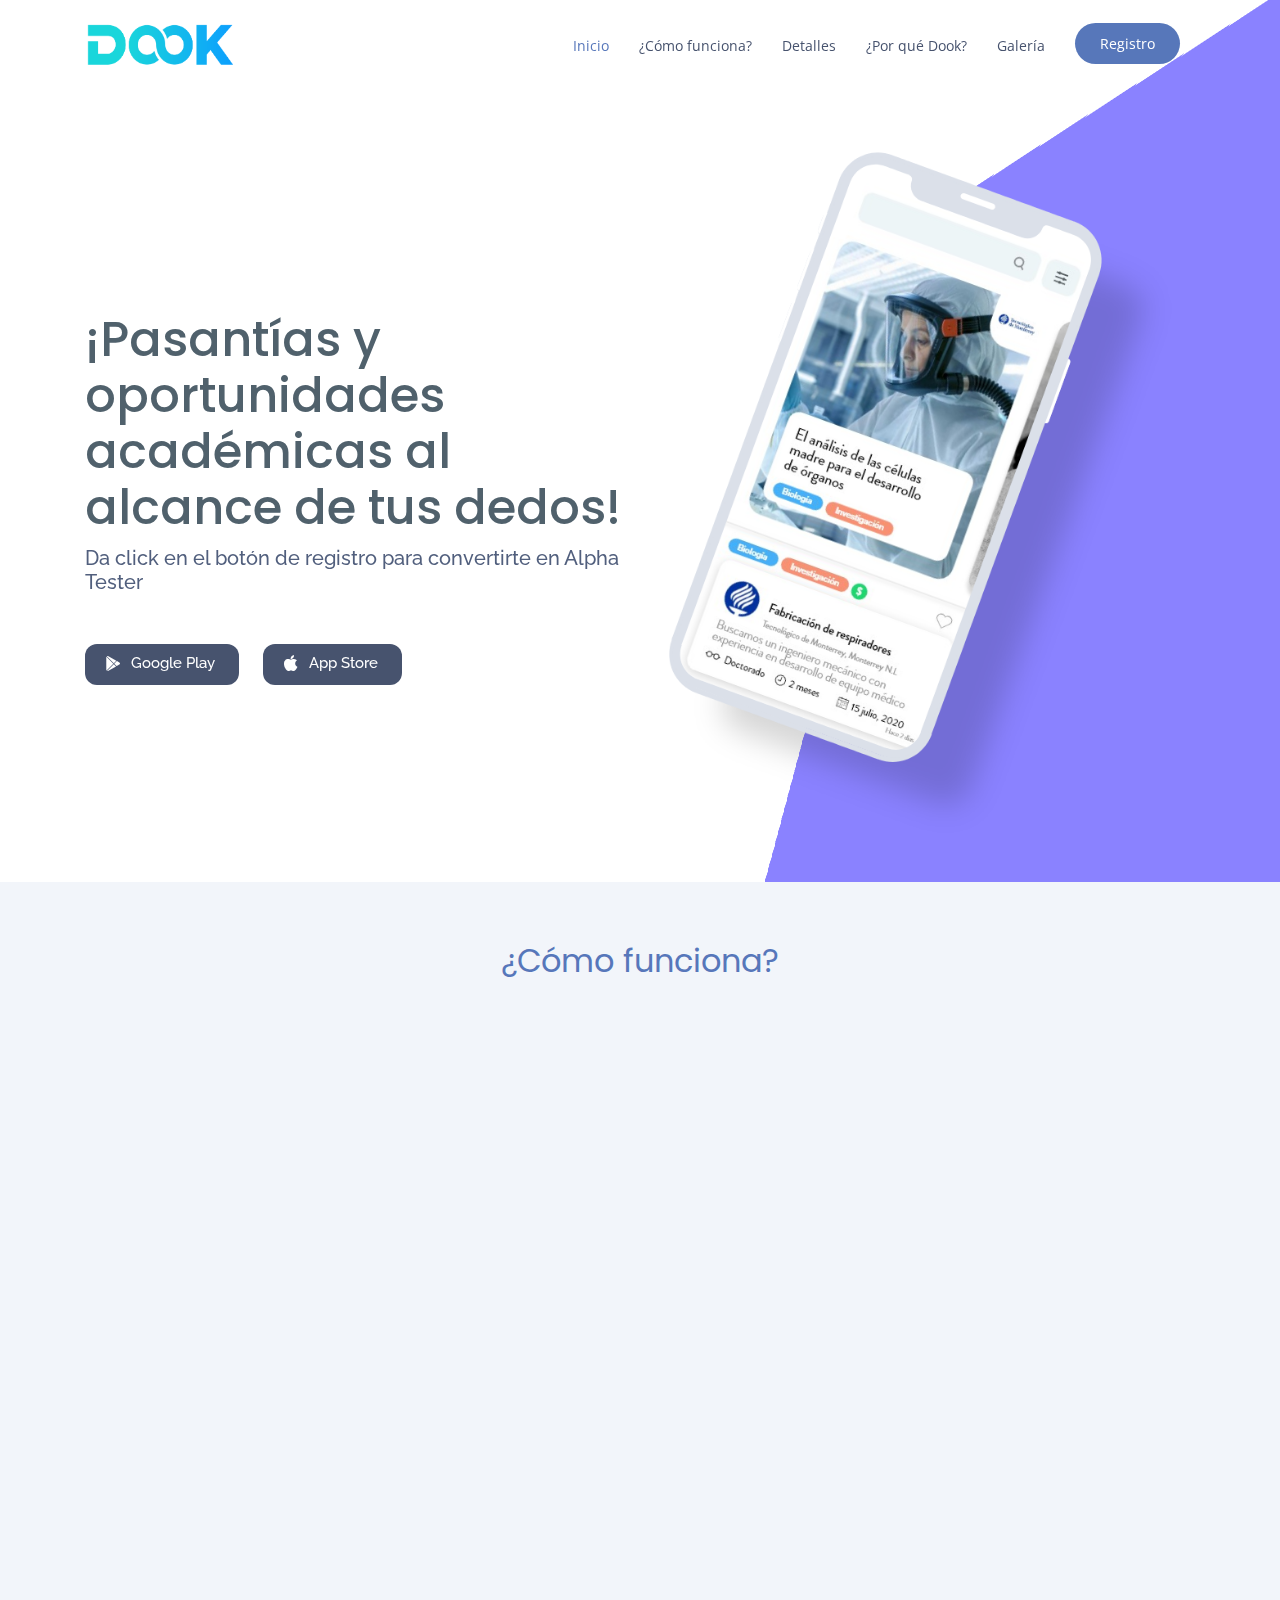
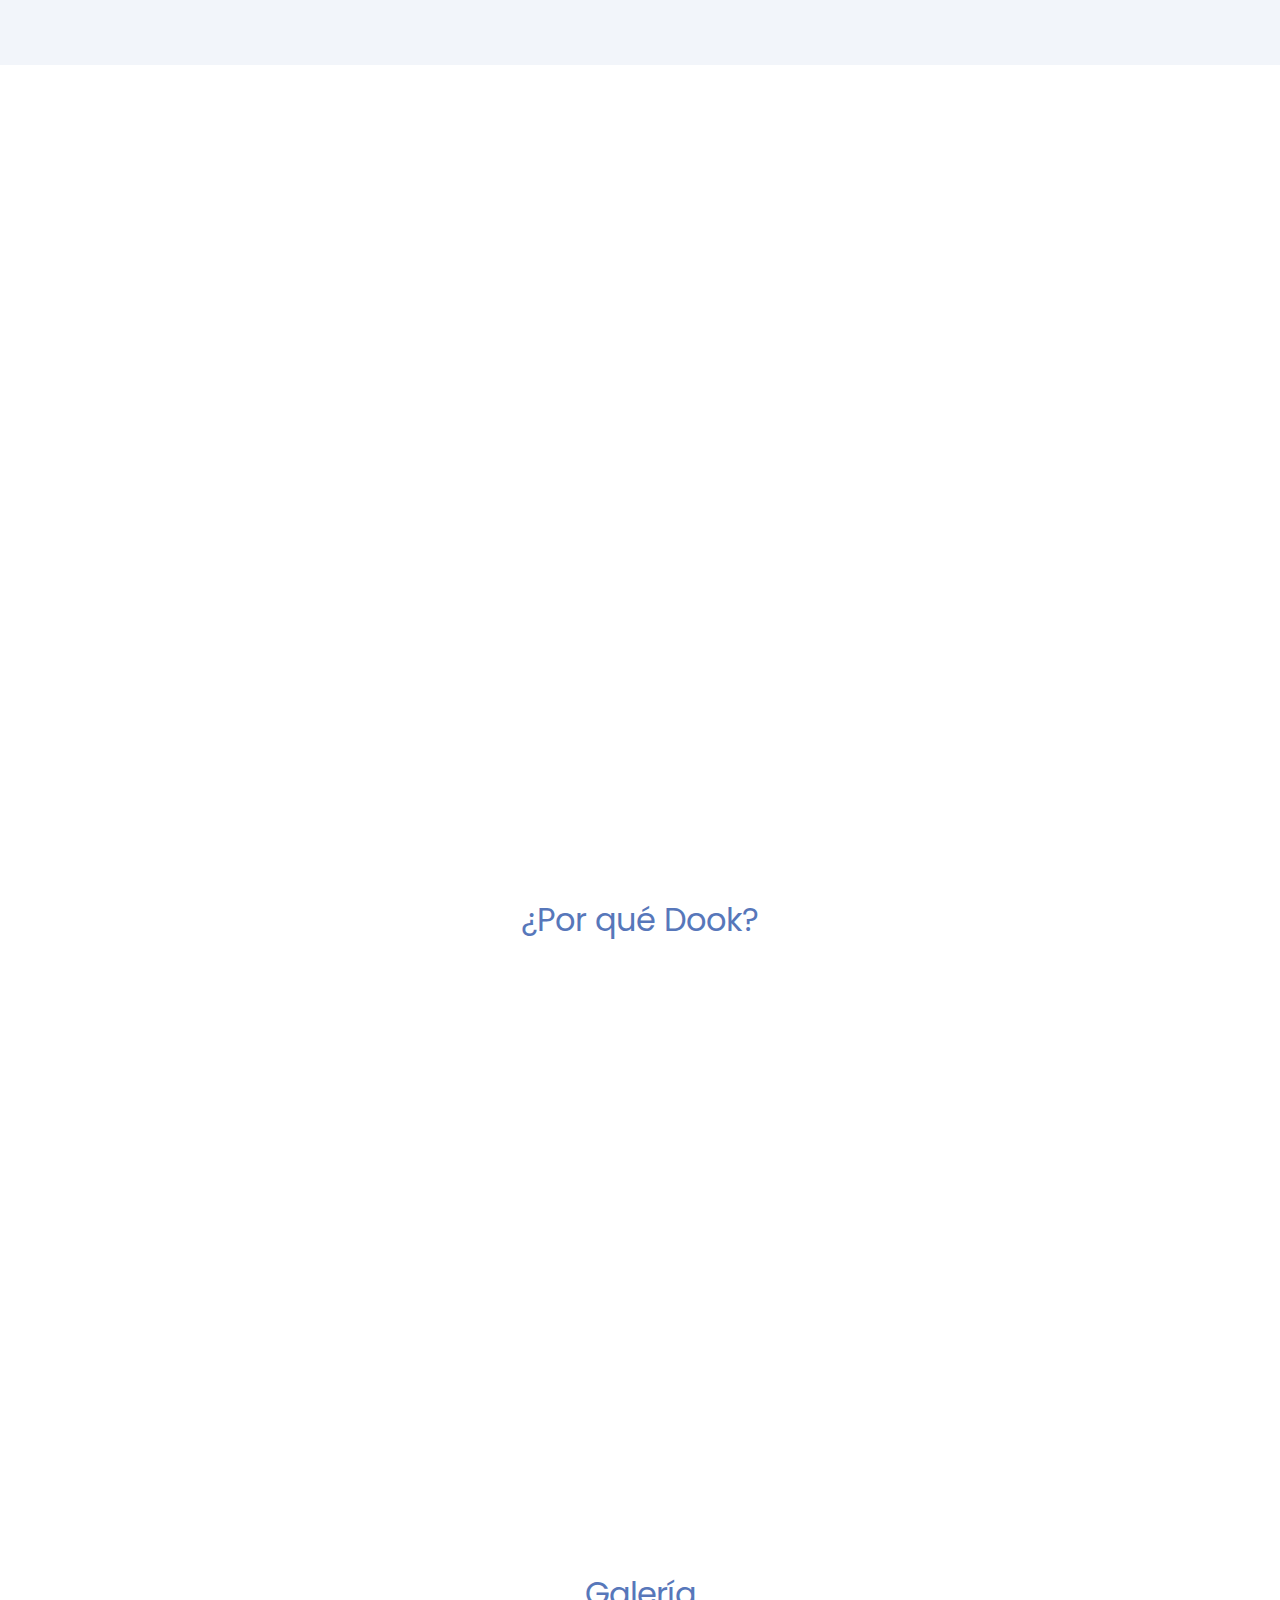
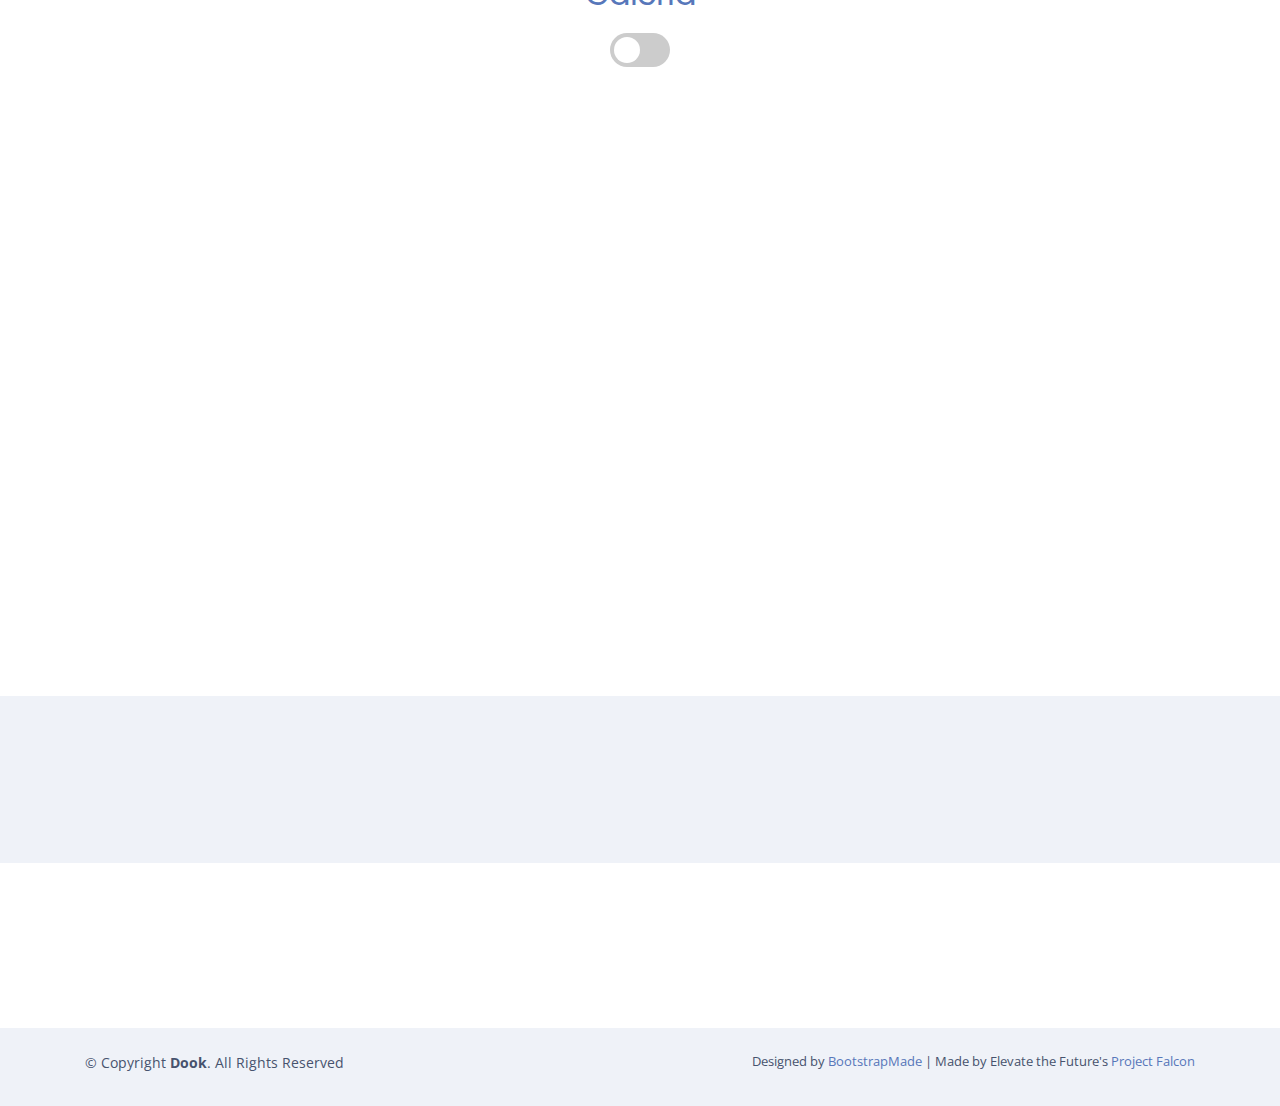
<file: index.html>
<!DOCTYPE html>
<html lang="en">

<head>
  <meta charset="utf-8">
  <meta content="width=device-width, initial-scale=1.0" name="viewport">

  <title>Dook</title>
  <meta content="" name="descriptison">
  <meta content="" name="keywords">

  <!-- Favicons -->
  <link href="img/Dook_inifnito_Negro.png" rel="icon">
  <link href="img/dook.png" rel="apple-touch-icon">

  <!-- Google Fonts -->
  <link href="https://fonts.googleapis.com/css?family=Open+Sans:300,300i,400,400i,600,600i,700,700i|Raleway:300,300i,400,400i,500,500i,600,600i,700,700i|Poppins:300,300i,400,400i,500,500i,600,600i,700,700i" rel="stylesheet">

  <!-- Vendor CSS Files -->
  <link href="vendor/bootstrap/css/bootstrap.min.css" rel="stylesheet">
  <link href="vendor/icofont/icofont.min.css" rel="stylesheet">
  <link href="vendor/boxicons/css/boxicons.min.css" rel="stylesheet">
  <link href="vendor/owl.carousel/assets/owl.carousel.min.css" rel="stylesheet">
  <link href="vendor/venobox/venobox.css" rel="stylesheet">
  <link href="vendor/aos/aos.css" rel="stylesheet">

  <!-- Template Main CSS File -->
<style type="text/css">
/**
* Template Name: Appland - v2.2.0
* Template URL: https://bootstrapmade.com/free-bootstrap-app-landing-page-template/
* Author: BootstrapMade.com
* License: https://bootstrapmade.com/license/
*/

/*--------------------------------------------------------------
# General
--------------------------------------------------------------*/
body {
  font-family: "Open Sans", sans-serif;
  color: #585a61;
}

a {
  color: #5777ba;
}

a:hover {
  color: #7b94c9;
  text-decoration: none;
}

h1, h2, h3, h4, h5, h6 {
  font-family: "Raleway", sans-serif;
}

/*--------------------------------------------------------------
# Back to top button
--------------------------------------------------------------*/
.back-to-top {
  position: fixed;
  display: none;
  width: 40px;
  height: 40px;
  border-radius: 50px;
  right: 15px;
  bottom: 15px;
  background: #5777ba;
  color: #fff;
  transition: display 0.5s ease-in-out;
  z-index: 99999;
}

.back-to-top i {
  font-size: 24px;
  position: absolute;
  top: 7px;
  left: 8px;
}

.back-to-top:hover {
  color: #fff;
  background: #748ec6;
  transition: background 0.2s ease-in-out;
}

#main {
  margin-top: 75px;
}

/*--------------------------------------------------------------
# Header
--------------------------------------------------------------*/
#header {
  transition: all 0.5s;
  z-index: 997;
  transition: all 0.5s;
  padding: 15px 0;
  background: rgba(255, 255, 255, 0.95);
}

#header.header-transparent {
  background: transparent;
}

#header.header-scrolled {
  background: rgba(255, 255, 255, 0.95);
  box-shadow: 0px 2px 15px rgba(0, 0, 0, 0.1);
}

#header .logo h1 {
  font-size: 30px;
  margin: 0;
  padding: 6px 0;
  line-height: 1;
  font-weight: 400;
  letter-spacing: 2px;
}

#header .logo h1 a, #header .logo h1 a:hover {
  color: #5777ba;
  text-decoration: none;
}

#header .logo img {
  padding: 6px 0;
  margin: 0;
}

/*--------------------------------------------------------------
# Navigation Menu
--------------------------------------------------------------*/
/* Desktop Navigation */
.nav-menu, .nav-menu * {
  margin: 0;
  padding: 0;
  list-style: none;
}

.nav-menu > ul > li {
  position: relative;
  white-space: nowrap;
  float: left;
}

.nav-menu a {
  display: block;
  position: relative;
  color: #47536e;
  padding: 12px 15px;
  transition: 0.3s;
  font-size: 14px;
  font-family: "Open Sans", sans-serif;
}

.nav-menu a:hover, .nav-menu .active > a, .nav-menu li:hover > a {
  color: #5777ba;
  text-decoration: none;
}

.nav-menu .get-started a {
  background: #5777ba;
  color: #fff;
  border-radius: 50px;
  margin: 0 15px;
  padding: 10px 25px;
}

.nav-menu .get-started a:hover {
  background: #748ec6;
  color: #fff;
}

.nav-menu .drop-down ul {
  display: block;
  position: absolute;
  left: 0;
  top: calc(100% - 30px);
  z-index: 99;
  opacity: 0;
  visibility: hidden;
  padding: 10px 0;
  background: #fff;
  box-shadow: 0px 0px 30px rgba(127, 137, 161, 0.25);
  transition: ease all 0.3s;
}

.nav-menu .drop-down:hover > ul {
  opacity: 1;
  top: 100%;
  visibility: visible;
}

.nav-menu .drop-down li {
  min-width: 180px;
  position: relative;
}

.nav-menu .drop-down ul a {
  padding: 10px 20px;
  font-size: 14px;
  font-weight: 500;
  text-transform: none;
  color: #233355;
}

.nav-menu .drop-down ul a:hover, .nav-menu .drop-down ul .active > a, .nav-menu .drop-down ul li:hover > a {
  color: #5777ba;
}

.nav-menu .drop-down > a:after {
  content: "\ea99";
  font-family: IcoFont;
  padding-left: 5px;
}

.nav-menu .drop-down .drop-down ul {
  top: 0;
  left: calc(100% - 30px);
}

.nav-menu .drop-down .drop-down:hover > ul {
  opacity: 1;
  top: 0;
  left: 100%;
}

.nav-menu .drop-down .drop-down > a {
  padding-right: 35px;
}

.nav-menu .drop-down .drop-down > a:after {
  content: "\eaa0";
  font-family: IcoFont;
  position: absolute;
  right: 15px;
}

@media (max-width: 1366px) {
  .nav-menu .drop-down .drop-down ul {
    left: -90%;
  }
  .nav-menu .drop-down .drop-down:hover > ul {
    left: -100%;
  }
  .nav-menu .drop-down .drop-down > a:after {
    content: "\ea9d";
  }
}

/* Mobile Navigation */
.mobile-nav-toggle {
  position: fixed;
  right: 15px;
  top: 22px;
  z-index: 9998;
  border: 0;
  background: none;
  font-size: 24px;
  transition: all 0.4s;
  outline: none !important;
  line-height: 1;
  cursor: pointer;
  text-align: right;
}

.mobile-nav-toggle i {
  color: #5777ba;
}

.mobile-nav {
  position: fixed;
  top: 55px;
  right: 15px;
  bottom: 15px;
  left: 15px;
  z-index: 9999;
  overflow-y: auto;
  background: #fff;
  transition: ease-in-out 0.2s;
  opacity: 0;
  visibility: hidden;
  border-radius: 10px;
  padding: 10px 0;
}

.mobile-nav * {
  margin: 0;
  padding: 0;
  list-style: none;
}

.mobile-nav a {
  display: block;
  position: relative;
  color: #47536e;
  padding: 10px 20px;
  font-weight: 500;
  outline: none;
}

.mobile-nav a:hover, .mobile-nav .active > a, .mobile-nav li:hover > a {
  color: #5777ba;
  text-decoration: none;
}

.mobile-nav .drop-down > a:after {
  content: "\ea99";
  font-family: IcoFont;
  padding-left: 10px;
  position: absolute;
  right: 15px;
}

.mobile-nav .active.drop-down > a:after {
  content: "\eaa1";
}

.mobile-nav .drop-down > a {
  padding-right: 35px;
}

.mobile-nav .drop-down ul {
  display: none;
  overflow: hidden;
}

.mobile-nav .drop-down li {
  padding-left: 20px;
}

.mobile-nav-overly {
  width: 100%;
  height: 100%;
  z-index: 9997;
  top: 0;
  left: 0;
  position: fixed;
  background: rgba(35, 51, 85, 0.7);
  overflow: hidden;
  display: none;
  transition: ease-in-out 0.2s;
}

.mobile-nav-active {
  overflow: hidden;
}

.mobile-nav-active .mobile-nav {
  opacity: 1;
  visibility: visible;
}

.mobile-nav-active .mobile-nav-toggle i {
  color: #fff;
}

/*--------------------------------------------------------------
# Hero Section
--------------------------------------------------------------*/
#hero {
  width: 100%;
  position: relative;
  overflow: hidden;
  padding: 140px 0 100px 0;
  margin-bottom: -75px;
}

#hero::before {
  content: '';
  position: absolute;
  right: -100%;
  top: 20%;
  width: 250%;
  height: 200%;
  z-index: -1;
  background-image: url(img/decorations.svg);
  transform: skewY(135deg);
}

#hero h1 {
  margin: 0 0 10px 0;
  font-size: 48px;
  font-weight: 500;
  line-height: 56px;
  color: #5777ba;
  font-family: "Poppins", sans-serif;
}

#hero h2 {
  color: #515f7d;
  margin-bottom: 50px;
  font-size: 20px;
}

#hero .download-btn {
  font-family: "Raleway", sans-serif;
  font-weight: 500;
  font-size: 15px;
  display: inline-block;
  padding: 8px 24px 10px 46px;
  border-radius: 3px;
  transition: 0.5s;
  color: #fff;
  background: #47536e;
  position: relative;
}
.download-btn {
  border-radius: 12px;
}

#hero .download-btn:hover {
  background: #5777ba;
}

#hero .download-btn i {
  font-size: 20px;
  position: absolute;
  left: 18px;
  top: 8.5px;
}

#hero .download-btn + .download-btn {
  margin-left: 20px;
}

@media (max-width: 991px) {
  #hero {
    text-align: center;
  }
  #hero .download-btn + .download-btn {
    margin: 0 10px;
  }
  #hero .hero-img {
    text-align: center;
  }
  #hero .hero-img img {
    width: 60%;
  }
}

@media (max-width: 768px) {
  #hero h1 {
    font-size: 28px;
    line-height: 36px;
  }
  #hero h2 {
    font-size: 18px;
    line-height: 24px;
    margin-bottom: 30px;
  }
  #hero .hero-img img {
    width: 70%;
  }
}

@media (max-width: 575px) {
  #hero .hero-img img {
    width: 80%;
  }
}

/*--------------------------------------------------------------
# Sections General
--------------------------------------------------------------*/
section {
  padding: 60px 0;
  overflow: hidden;
}

.section-bg {
  background-color: #f2f5fa;
}

.section-title {
  text-align: center;
  padding-bottom: 30px;
}

.section-title h2 {
  font-size: 32px;
  font-weight: 400;
  margin-bottom: 20px;
  padding-bottom: 0;
  color: #5777ba;
  font-family: "Poppins", sans-serif;
}

.section-title p {
  margin-bottom: 0;
}

/*--------------------------------------------------------------
# Breadcrumbs
--------------------------------------------------------------*/
.breadcrumbs {
  padding: 15px 0;
  background-color: #f6f8fb;
  min-height: 40px;
}

.breadcrumbs h2 {
  font-size: 24px;
  font-weight: 300;
}

.breadcrumbs ol {
  display: flex;
  flex-wrap: wrap;
  list-style: none;
  padding: 0;
  margin: 0;
  font-size: 14px;
}

.breadcrumbs ol li + li {
  padding-left: 10px;
}

.breadcrumbs ol li + li::before {
  display: inline-block;
  padding-right: 10px;
  color: #6c757d;
  content: "/";
}

@media (max-width: 768px) {
  .breadcrumbs .d-flex {
    display: block !important;
  }
  .breadcrumbs ol {
    display: block;
  }
  .breadcrumbs ol li {
    display: inline-block;
  }
}

/*--------------------------------------------------------------
# App Features
--------------------------------------------------------------*/
.features .content {
  padding: 30px 0;
}

.features .content .icon-box {
  margin-top: 25px;
}

.features .content .icon-box h4 {
  font-size: 20px;
  font-weight: 700;
  margin: 5px 0 10px 60px;
}

.features .content .icon-box i {
  font-size: 48px;
  float: left;
  color: #5777ba;
}

.features .content .icon-box p {
  font-size: 15px;
  color: #979aa1;
  margin-left: 60px;
}

@media (max-width: 991px) {
  .features .image {
    text-align: center;
  }
  .features .image img {
    max-width: 80%;
  }
}

@media (max-width: 667px) {
  .features .image img {
    max-width: 100%;
  }
}

/*--------------------------------------------------------------
# Details
--------------------------------------------------------------*/
.details .content + .content {
  margin-top: 100px;
}

.details .content h3 {
  font-weight: 700;
  font-size: 32px;
  color: #47536e;
}

.details .content ul {
  list-style: none;
  padding: 0;
}

.details .content ul li {
  padding-bottom: 10px;
}

.details .content ul i {
  font-size: 20px;
  padding-right: 4px;
  color: #5777ba;
}

.details .content p:last-child {
  margin-bottom: 0;
}

/*--------------------------------------------------------------
# Gallery
--------------------------------------------------------------*/
.gallery {
  overflow: hidden;
}

.gallery .owl-nav, .gallery .owl-dots {
  margin-top: 40px;
  text-align: center;
}

.gallery .owl-item {
  transition: 0.3s ease-in-out;
}

.gallery .owl-dot {
  display: inline-block;
  margin: 0 5px;
  width: 12px;
  height: 12px;
  border-radius: 50%;
  background-color: #eff2f8 !important;
}

.gallery .owl-dot.active {
  background-color: #5777ba !important;
}

.gallery .gallery-carousel {
  padding-top: 30px;
}

.gallery .gallery-carousel .owl-stage-outer {
  overflow: visible;
}

@media (min-width: 992px) {
  .gallery .gallery-carousel .center {
    border: 6px solid #5777ba;
    padding: 4px;
    background: #fff;
    z-index: 1;
    transform: scale(1.2);
    margin-top: 10px;
    border-radius: 25px;
  }
}

/*--------------------------------------------------------------
# Testimonials
--------------------------------------------------------------*/
.testimonials .testimonial-wrap {
  padding-left: 50px;
}

.testimonials .testimonial-item {
  box-sizing: content-box;
  padding: 30px 30px 30px 60px;
  margin: 30px 15px;
  min-height: 200px;
  box-shadow: 0px 2px 12px rgba(0, 0, 0, 0.08);
  position: relative;
  background: #fff;
}

.testimonials .testimonial-item .testimonial-img {
  width: 90px;
  border-radius: 10px;
  border: 6px solid #fff;
  position: absolute;
  left: -45px;
}

.testimonials .testimonial-item h3 {
  font-size: 18px;
  font-weight: bold;
  margin: 10px 0 5px 0;
  color: #111;
}

.testimonials .testimonial-item h4 {
  font-size: 14px;
  color: #999;
  margin: 0;
}

.testimonials .testimonial-item .quote-icon-left, .testimonials .testimonial-item .quote-icon-right {
  color: #e8ecf5;
  font-size: 26px;
}

.testimonials .testimonial-item .quote-icon-left {
  display: inline-block;
  left: -5px;
  position: relative;
}

.testimonials .testimonial-item .quote-icon-right {
  display: inline-block;
  right: -5px;
  position: relative;
  top: 10px;
}

.testimonials .testimonial-item p {
  font-style: italic;
  margin: 15px auto 15px auto;
}

.testimonials .owl-nav, .testimonials .owl-dots {
  margin-top: 5px;
  text-align: center;
}

.testimonials .owl-dot {
  display: inline-block;
  margin: 0 5px;
  width: 12px;
  height: 12px;
  border-radius: 50%;
  background-color: #ddd !important;
}

.testimonials .owl-dot.active {
  background-color: #5777ba !important;
}

@media (max-width: 767px) {
  .testimonials .testimonial-wrap {
    padding-left: 0;
  }
  .testimonials .testimonial-item {
    padding: 30px;
    margin: 15px;
  }
  .testimonials .testimonial-item .testimonial-img {
    position: static;
    left: auto;
  }
}

/*--------------------------------------------------------------
# Pricing
--------------------------------------------------------------*/
.pricing .row {
  padding-top: 40px;
}

.pricing .box {
  padding: 40px;
  margin-bottom: 30px;
  box-shadow: 0px 0px 30px rgba(73, 78, 92, 0.15);
  background: #fff;
  text-align: center;
}

.pricing h3 {
  font-weight: 300;
  margin-bottom: 15px;
  font-size: 28px;
}

.pricing h4 {
  font-size: 46px;
  color: #5777ba;
  font-weight: 400;
  font-family: "Open Sans", sans-serif;
  margin-bottom: 25px;
}

.pricing h4 span {
  color: #bababa;
  font-size: 18px;
  display: block;
}

.pricing ul {
  padding: 0;
  list-style: none;
  color: #999;
  text-align: left;
  line-height: 20px;
}

.pricing ul li {
  padding-bottom: 12px;
}

.pricing ul i {
  color: #5777ba;
  font-size: 18px;
  padding-right: 4px;
}

.pricing ul .na {
  color: #ccc;
}

.pricing ul .na i {
  color: #ccc;
}

.pricing ul .na span {
  text-decoration: line-through;
}

.pricing .get-started-btn {
  background: #47536e;
  display: inline-block;
  padding: 6px 30px;
  border-radius: 20px;
  color: #fff;
  transition: none;
  font-size: 14px;
  font-weight: 400;
  font-family: "Raleway", sans-serif;
  transition: 0.3s;
}

.pricing .get-started-btn:hover {
  background: #5777ba;
}

.pricing .featured {
  z-index: 10;
  margin: -30px -5px 0 -5px;
}

.pricing .featured .get-started-btn {
  background: #5777ba;
}

.pricing .featured .get-started-btn:hover {
  background: #748ec6;
}

@media (max-width: 992px) {
  .pricing .box {
    max-width: 60%;
    margin: 0 auto 30px auto;
  }
}

@media (max-width: 767px) {
  .pricing .box {
    max-width: 80%;
    margin: 0 auto 30px auto;
  }
}

@media (max-width: 420px) {
  .pricing .box {
    max-width: 100%;
    margin: 0 auto 30px auto;
  }
}

/*--------------------------------------------------------------
# Frequently Asked Questions
--------------------------------------------------------------*/
.faq .accordion-list {
  padding: 0 100px;
}

.faq .accordion-list ul {
  padding: 0;
  list-style: none;
}

.faq .accordion-list li + li {
  margin-top: 15px;
}

.faq .accordion-list li {
  padding: 20px;
  background: #fff;
  border-radius: 4px;
  position: relative;
}

.faq .accordion-list a {
  display: block;
  position: relative;
  font-family: "Poppins", sans-serif;
  font-size: 16px;
  line-height: 24px;
  font-weight: 500;
  padding: 0 30px;
  outline: none;
}

.faq .accordion-list .icon-help {
  font-size: 24px;
  position: absolute;
  right: 0;
  left: 20px;
  color: #b1c0df;
}

.faq .accordion-list .icon-show, .faq .accordion-list .icon-close {
  font-size: 24px;
  position: absolute;
  right: 0;
  top: 0;
}

.faq .accordion-list p {
  margin-bottom: 0;
  padding: 10px 0 0 0;
}

.faq .accordion-list .icon-show {
  display: none;
}

.faq .accordion-list a.collapsed {
  color: #343a40;
}

.faq .accordion-list a.collapsed:hover {
  color: #5777ba;
}

.faq .accordion-list a.collapsed .icon-show {
  display: inline-block;
}

.faq .accordion-list a.collapsed .icon-close {
  display: none;
}

@media (max-width: 1200px) {
  .faq .accordion-list {
    padding: 0;
  }
}

/*--------------------------------------------------------------
# Contact
--------------------------------------------------------------*/
.contact .info {
  padding: 20px 40px;
  background: #f1f3f6;
  color: #47536e;
  text-align: center;
  border: 1px solid #fff;
}

.contact .info i {
  font-size: 48px;
  color: #9fb2d8;
  margin-bottom: 15px;
}

.contact .info h4 {
  padding: 0;
  margin: 0 0 10px 0;
  font-size: 16px;
  font-weight: 600;
  text-transform: uppercase;
  font-family: "Poppins", sans-serif;
}

.contact .info p {
  font-size: 15px;
}

.contact .php-email-form {
  width: 100%;
}

.contact .php-email-form .validate {
  display: none;
  color: red;
  margin: 0;
  font-weight: 400;
  font-size: 13px;
}

.contact .php-email-form .error-message {
  display: none;
  color: #fff;
  background: #ed3c0d;
  text-align: left;
  padding: 15px;
  font-weight: 600;
}

.contact .php-email-form .error-message br + br {
  margin-top: 25px;
}

.contact .php-email-form .sent-message {
  display: none;
  color: #fff;
  background: #18d26e;
  text-align: center;
  padding: 15px;
  font-weight: 600;
}

.contact .php-email-form .loading {
  display: none;
  background: #fff;
  text-align: center;
  padding: 15px;
}

.contact .php-email-form .loading:before {
  content: "";
  display: inline-block;
  border-radius: 50%;
  width: 24px;
  height: 24px;
  margin: 0 10px -6px 0;
  border: 3px solid #18d26e;
  border-top-color: #eee;
  -webkit-animation: animate-loading 1s linear infinite;
  animation: animate-loading 1s linear infinite;
}

.contact .php-email-form label {
  font-family: "Poppins", sans-serif;
  margin-bottom: 5px;
  color: #8a8c95;
}

.contact .php-email-form input, .contact .php-email-form textarea {
  border-radius: 0;
  box-shadow: none;
  font-size: 14px;
}

.contact .php-email-form input::focus, .contact .php-email-form textarea::focus {
  background-color: #5777ba;
}

.contact .php-email-form input {
  padding: 20px 15px;
}

.contact .php-email-form textarea {
  padding: 12px 15px;
}

.contact .php-email-form button[type="submit"] {
  background: #fff;
  border: 2px solid #5777ba;
  padding: 10px 24px;
  color: #5777ba;
  transition: 0.4s;
  border-radius: 50px;
  margin-top: 5px;
}

.contact .php-email-form button[type="submit"]:hover {
  background: #5777ba;
  color: #fff;
}

@media (max-width: 1024px) {
  .contact .php-email-form {
    padding: 30px 15px 15px 15px;
  }
}

@media (max-width: 768px) {
  .contact .php-email-form {
    padding: 15px 0 0 0;
  }
}

@-webkit-keyframes animate-loading {
  0% {
    transform: rotate(0deg);
  }
  100% {
    transform: rotate(360deg);
  }
}

@keyframes animate-loading {
  0% {
    transform: rotate(0deg);
  }
  100% {
    transform: rotate(360deg);
  }
}

/*--------------------------------------------------------------
# Footer
--------------------------------------------------------------*/
#footer {
  background: #fff;
  padding: 0 0 30px 0;
  color: #47536e;
  font-size: 14px;
  background: #eff2f8;
}

#footer .footer-newsletter {
  padding: 50px 0;
  background: #eff2f8;
  text-align: center;
  font-size: 15px;
}

#footer .footer-newsletter h4 {
  font-size: 24px;
  margin: 0 0 20px 0;
  padding: 0;
  line-height: 1;
  font-weight: 600;
  color: #47536e;
}

#footer .footer-newsletter form {
  margin-top: 30px;
  background: #fff;
  padding: 6px 10px;
  position: relative;
  border-radius: 50px;
  box-shadow: 0px 2px 15px rgba(0, 0, 0, 0.1);
  text-align: left;
}

#footer .footer-newsletter form input[type="email"] {
  border: 0;
  padding: 4px 8px;
  width: calc(100% - 100px);
}

#footer .footer-newsletter form input[type="submit"] {
  position: absolute;
  top: 0;
  right: 0;
  bottom: 0;
  border: 0;
  background: none;
  font-size: 16px;
  padding: 0 20px;
  background: #5777ba;
  color: #fff;
  transition: 0.3s;
  border-radius: 50px;
  box-shadow: 0px 2px 15px rgba(0, 0, 0, 0.1);
}

#footer .footer-newsletter form input[type="submit"]:hover {
  background: #415f9d;
}

#footer .footer-top {
  padding: 60px 0 30px 0;
  background: #fff;
}

#footer .footer-top .footer-contact {
  margin-bottom: 30px;
}

#footer .footer-top .footer-contact h4 {
  font-size: 22px;
  margin: 0 0 30px 0;
  padding: 2px 0 2px 0;
  line-height: 1;
  font-weight: 700;
  color: #47536e;
}

#footer .footer-top .footer-contact p {
  font-size: 14px;
  line-height: 24px;
  margin-bottom: 0;
  font-family: "Raleway", sans-serif;
  color: #8a8c95;
}

#footer .footer-top h4 {
  font-size: 16px;
  font-weight: bold;
  color: #47536e;
  position: relative;
  padding-bottom: 12px;
}

#footer .footer-top .footer-links {
  margin-bottom: 30px;
}

#footer .footer-top .footer-links ul {
  list-style: none;
  padding: 0;
  margin: 0;
}

#footer .footer-top .footer-links ul i {
  padding-right: 2px;
  color: #9fb2d8;
  font-size: 18px;
  line-height: 1;
}

#footer .footer-top .footer-links ul li {
  padding: 10px 0;
  display: flex;
  align-items: center;
}

#footer .footer-top .footer-links ul li:first-child {
  padding-top: 0;
}

#footer .footer-top .footer-links ul a {
  color: #8a8c95;
  transition: 0.3s;
  display: inline-block;
  line-height: 1;
}

#footer .footer-top .footer-links ul a:hover {
  text-decoration: none;
  color: #5777ba;
}

#footer .footer-top .social-links a {
  font-size: 18px;
  display: inline-block;
  background: #5777ba;
  color: #fff;
  line-height: 1;
  padding: 8px 0;
  margin-right: 4px;
  border-radius: 50%;
  text-align: center;
  width: 36px;
  height: 36px;
  transition: 0.3s;
}

#footer .footer-top .social-links a:hover {
  background: #27282c;
  color: #fff;
  text-decoration: none;
}

#footer .copyright {
  text-align: center;
  float: left;
  color: #47536e;
}

#footer .credits {
  float: right;
  text-align: center;
  font-size: 13px;
  color: #47536e;
}

@media (max-width: 768px) {
  #footer .copyright, #footer .credits {
    float: none;
    text-align: center;
    padding: 5px 0;
  }
}
</style>

  <!-- =======================================================
  * Template Name: Appland - v2.2.0
  * Template URL: https://bootstrapmade.com/free-bootstrap-app-landing-page-template/
  * Author: BootstrapMade.com
  * License: https://bootstrapmade.com/license/
  ======================================================== -->
</head>

<body>

  <!-- ======= Header ======= -->
  <header id="header" class="fixed-top  header-transparent ">
    <div class="container d-flex align-items-center">

      <div class="logo mr-auto">
        <img src="img/dook.png" style="height: 60px; width: 150px;"></img>
        <!-- Uncomment below if you prefer to use an image logo -->
        <!-- <a href="index.html"><img src="assets/img/logo.png" alt="" class="img-fluid"></a>-->
      </div>

      <nav class="nav-menu d-none d-lg-block">
        <ul>
          <li class="active"><a href="index.html">Inicio</a></li>
          <li><a href="#testimonials">¿Cómo funciona?</a></li>
          <li><a href="#details">Detalles</a></li>
          <li><a href="#features">¿Por qué Dook?</a></li>
          <li><a href="#gallery">Galería</a></li>

          <li class="get-started"><a href="inner-page.html">Registro</a></li>
        </ul>
      </nav><!-- .nav-menu -->

    </div>
  </header><!-- End Header -->

  <!-- ======= Hero Section ======= -->
  <section id="hero" class="d-flex align-items-center">

    <div class="container">
      <div class="row">
        <div class="col-lg-6 d-lg-flex flex-lg-column justify-content-center align-items-stretch pt-5 pt-lg-0 order-2 order-lg-1" data-aos="fade-up">
          <div>
            <h1 style="color: #50616C;">¡Pasantías y oportunidades académicas al alcance de tus dedos!</h1>
            <h2>Da click en el botón de registro para convertirte en Alpha Tester</h2>
            <a href="#" class="download-btn" style="border-radius: 12px;"><i class="bx bxl-play-store"></i> Google Play</a>
            <a href="#" class="download-btn" style="border-radius: 12px;"><i class="bx bxl-apple"></i> App Store</a>
          </div>
        </div>
        <div class="col-lg-6 d-lg-flex flex-lg-column align-items-stretch order-1 order-lg-2 hero-img" data-aos="fade-up">
          <img src="img/iPhone.png" class="img-fluid" alt="">
        </div>
      </div>
    </div>

  </section><!-- End Hero -->
    <section id="testimonials" class="testimonials section-bg">
      <div class="container">

        <div class="section-title">
          <p></p>
          <h2>¿Cómo funciona?</h2>
        </div>

        <div class="owl-carousel testimonials-carousel" data-aos="fade-up">

          <div class="testimonial-wrap">
            <div class="testimonial-item">
              <img src="img/Search.svg"  alt="">
              <h3>Busca oportunidades</h3>
              <p>
                Explora las diversas oportunidades académicas y pasantías disponibles, usando filtros o deja que te recomendemos opciones dirigidas hacia ti.
              </p>
            </div>
          </div>

          <div class="testimonial-wrap">
            <div class="testimonial-item">
              <img src="img/Running.svg"  alt="">
              <h3>Aplica al proyecto que más te guste</h3>
              <p>
                Ahorra tiempo en encontrar la mejor oportunidad para ti, y ¡aplica!
              </p>
            </div>
          </div>

          <div class="testimonial-wrap">
            <div class="testimonial-item">
              <img src="img/hiring.svg"  alt="">
              <h3>Potencía tu carrera</h3>
              <p>
                Crea conexiones con profesores y profesionales de tu área de estudio, colaborando con ellos en proyectos pertinentes.
              </p>
            </div>
          </div>


        </div>

      </div>
    </section>
<style>
.button {
  border-radius: 20px;
  background-color: #6C63FF;
  border: none;
  color: #FFFFFF;
  text-align: center;
  font-size: 15px;
  height: 30px;
  width: 100px;
  transition: all 0.5s;
  cursor: pointer;
}

.button span {
  cursor: pointer;
  display: inline-block;
  position: relative;
  transition: 0.5s;
}

.button span:after {
  content: '\00bb';
  position: absolute;
  opacity: 0;
  top: 0;
  right: -20px;
  transition: 0.5s;
}

.button:hover span {
  padding-right: 25px;
}

.button:hover span:after {
  opacity: 1;
  right: 0;
}
</style>
<style>
.switch {
  position: relative;
  display: inline-block;
  width: 60px;
  height: 34px;
}

.switch input { 
  opacity: 0;
  width: 0;
  height: 0;
}

.slider {
  position: absolute;
  cursor: pointer;
  top: 0;
  left: 0;
  right: 0;
  bottom: 0;
  background-color: #ccc;
  -webkit-transition: .4s;
  transition: .4s;
}

.slider:before {
  position: absolute;
  content: "";
  height: 26px;
  width: 26px;
  left: 4px;
  bottom: 4px;
  background-color: white;
  -webkit-transition: .4s;
  transition: .4s;
}

input:checked + .slider {
  background-color: #2196F3;
}

input:focus + .slider {
  box-shadow: 0 0 1px #2196F3;
}

input:checked + .slider:before {
  -webkit-transform: translateX(26px);
  -ms-transform: translateX(26px);
  transform: translateX(26px);
}

/* Rounded sliders */
.slider.round {
  border-radius: 34px;
}

.slider.round:before {
  border-radius: 50%;
}
</style>
<script type="text/javascript">
  function myFunction() {
    var c = document.getElementById('checker');
    if(c.checked == false) {
      var r = document.getElementsByClassName("venobox");
      var i;
      for (i = 0; i < r.length; i++) {
        var x = r[i].childNodes[0].src;
        var t = x.includes("login");
        var q = x.includes("iphone");
        if(t == false && q == false) {
          x = x.substring(0, x.length - 8);
          xNew = x + ".png";
          console.log(xNew);
          r[i].childNodes[0].src = xNew;
        }
      }
    } else {
      var r = document.getElementsByClassName("venobox");
      var i;
      for (i = 0; i < r.length; i++) {
        var x = r[i].childNodes[0].src;
        x = x.substring(0, x.length - 4);
        var t = x.includes("login");
        var q = x.includes("iphone");
        if(t == false && q == false) {
          xNew = x + "dark.png";
          console.log(xNew);
          r[i].childNodes[0].src = xNew;
        }
      }
    }
  }
</script>
    <section id="details" class="details" >
      <div class="container">

        <div class="row content">
          <div class="col-md-4" data-aos="fade-right">
            <img src="img/Teacher.svg" class="img-fluid" alt="">
          </div>
          <div class="col-md-8 pt-4" data-aos="fade-up">
            <h3>Academia</h3>

            <p>
              Dook permite que docentes, jefes de departamento y
              líderes de investigaciones puedan incrementar su
              alcance y así lograr una participación mayor,
              multidisciplinaria y multiinstitucional, dentro de sus actividades.
            </p>
            <p class="font-italic"> ¿Deseas postular una oportunidad académica?</p>
            <button class="button" style="vertical-align:left"><span>Begin </span></button>
            <!--  <a href="inner-page.html" type="submit" value="Registro"> Registro</a> -->

          </div>
        </div>

        <div class="row content">
          <div class="col-md-4 order-1 order-md-2" data-aos="fade-left">
            <img src="img/Factory.svg" class="img-fluid" alt="">
          </div>
          <div class="col-md-8 pt-5 order-2 order-md-1" data-aos="fade-up">
            <h3>Industria</h3>

            <p>
              Dook facilita el proceso de adquisición de practicantes para pequeñas y medianas empresas. Potenciando sus negocios con alumnos altamente capacitados que brindan resultados favorables a bajo costo.
            </p>
            <p class="font-italic"> ¿Deseas postular una oportunidad en la industria?</p>
            <button class="button" style="vertical-align:right"><span>Begin </span></button>
          </div>
        </div>

      </div>
    </section>
  <main id="main">












    <section id="features" class="features">
      <div class="container">

        <div class="section-title">
          <h2>¿Por qué Dook?</h2>
          <!-- <p>Magnam dolores commodi suscipit. Necessitatibus eius consequatur ex aliquid fuga eum quidem. Sit sint consectetur velit. Quisquam quos quisquam cupiditate. Et nemo qui impedit suscipit alias ea. Quia fugiat sit in iste officiis commodi quidem hic quas.</p> -->
        </div>

        <div class="row no-gutters">
          <div class="col-xl-7 d-flex align-items-stretch order-2 order-lg-1">
            <div class="content d-flex flex-column justify-content-center">
              <div class="row">
                <div class="col-md-6 icon-box" data-aos="fade-up">
                  <i class="bx bx-receipt"></i>
                  <h4>Todos merecen las mismas oportunidades</h4>
                  <p>Al centralizar la oferta académica, permitimos que accedan a ella alumnos de todos los ambientes socioeconómicos.</p>
                </div>
                <div class="col-md-6 icon-box" data-aos="fade-up" data-aos-delay="100">
                  <i class="bx bx-cube-alt"></i>
                  <h4>Queremos que ahorres tiempo</h4>
                  <p>No más malabares con miles de sitios, sólo para encontrar una oportunidad.</p>
                </div>
                <div class="col-md-6 icon-box" data-aos="fade-up" data-aos-delay="200">
                  <i class="bx bx-images"></i>
                  <h4>Más y mejores empleos para todos</h4>
                  <p>En Latinoamérica, la tasa de desempleo para jóvenes es de 20%. Nosotros queremos cambiar eso empoderando a la juventud</p>
                </div>
              </div>
            </div>
          </div>
          <div class="image col-xl-5 d-flex align-items-stretch justify-content-center order-1 order-lg-2" data-aos="fade-left" data-aos-delay="100">
            <img src="img/features.svg" class="img-fluid" alt="">
          </div>
        </div>

      </div>
    </section>








    <!-- ======= App Features Section ======= --><!-- End App Features Section -->

    <!-- ======= Details Section ======= -->
<!-- End Details Section -->

    <!-- ======= Gallery Section ======= -->
    <section id="gallery" class="gallery">
      <div class="container">

        <div class="section-title">
          <h2>Galería</h2>
          <center>
            <label class="switch">
              <input id="checker"type="checkbox" onchange="myFunction()">
              <span class="slider round"></span>
            </label>
          </center>

        </div>

        <div class="owl-carousel gallery-carousel" data-aos="fade-up">
          <a href="img/Image1.png" id="dar1" class="venobox" data-gall="gallery-carousel"><img id="dark1" class="e"src="img/Image1.png" alt=""></a>
          <a href="img/Image2.png" id="dar2" class="venobox" data-gall="gallery-carousel"><img id="dark2" class="e"src="img/Image2.png" alt=""></a>
          <a href="img/Image3.png" id="dar3" class="venobox" data-gall="gallery-carousel"><img id="dark3" class="e"src="img/Image3.png" alt=""></a>
          <a href="img/Image4.png" id="dar4" class="venobox" data-gall="gallery-carousel"><img id="dark4" class="e"src="img/Image4.png" alt=""></a>
          <a href="img/login.jpg" id="dar5" class="venobox" data-gall="gallery-carousel"><img id="dark5" class="e"src="img/login.jpg" alt=""></a>
          <a href="img/Image1.png" id="dar6" class="venobox" data-gall="gallery-carousel"><img id="dark6" class="e"src="img/Image1.png" alt=""></a>
          <a href="img/Image2.png" id="dar7" class="venobox" data-gall="gallery-carousel"><img id="dark7" class="e"src="img/Image2.png" alt=""></a>
          <a href="img/Image3.png" id="dar8" class="venobox" data-gall="gallery-carousel"><img id="dark8" class="e"src="img/Image3.png" alt=""></a>
          <a href="img/Image4.png" id="dar9" class="venobox" data-gall="gallery-carousel"><img id="dark9" class="e"class="e"src="img/Image4.png" alt=""></a>
          <a href="img/login.jpg" id="dar0" class="venobox" data-gall="gallery-carousel"><img id="dark0" class="e"src="img/login.jpg" alt=""></a>

        </div>

      </div>
    </section><!-- End Gallery Section -->

    <!-- ======= Testimonials Section ======= -->
<!-- End Testimonials Section -->

    <!-- ======= Pricing Section ======= -->
    <!-- End Frequently Asked Questions Section -->

    <!-- ======= Contact Section ======= --><!-- End Contact Section -->

  </main><!-- End #main -->

  <!-- ======= Footer ======= -->
  <footer id="footer">

    <div class="footer-newsletter" data-aos="fade-up">
      <div class="container">
        <div class="row justify-content-center">
          <div class="col-lg-6">
            <h4>Inscríbete para ser un alpha tester</h4>
            <!-- <p>Tamen quem nulla quae legam multos aute sint culpa legam noster magna</p> -->
            <!-- <form action="" method="post"> -->
              <!-- <li class="get-started"> -->
                <a href="inner-page.html"> Registro</a>
                <!-- <a href="inner-page.html" type="submit">Registro</a> -->
              <!-- <input type="email" name="email">
              <input type="submit" value="Registro">  -->
            <!-- </form> -->
          </div>
        </div>
      </div>
    </div>

    <div class="footer-top">
      <div class="container">
        <div class="row">

          <div class="col-lg-3 col-md-6 footer-contact" data-aos="fade-up">
            <img src="img/dook.png" style="height: 45px; width: 130px;"></img>
          </div>

            <!--           <div class="col-lg-3 col-md-6 footer-links" data-aos="fade-up" data-aos-delay="100">
            <h4>fefessesef</h4>

          <div class="col-lg-3 col-md-6 footer-links" data-aos="fade-up" data-aos-delay="200">
            <h4>Ofseesfseffesef</h4>
          </div>

          <div class="col-lg-3 col-md-6 footer-links" data-aos="fade-up" data-aos-delay="300">
            <h4>fessefsefseffe</h4>
          </div> -->

        </div>
      </div>
    </div>

    <div class="container py-4">
      <div class="copyright">
        &copy; Copyright <strong><span>Dook</span></strong>. All Rights Reserved
      </div>
      <div class="credits">
        <!-- All the links in the footer should remain intact. -->
        <!-- You can delete the links only if you purchased the pro version. -->
        <!-- Licensing information: https://bootstrapmade.com/license/ -->
        <!-- Purchase the pro version with working PHP/AJAX contact form: https://bootstrapmade.com/free-bootstrap-app-landing-page-template/ -->
        Designed by <a href="https://bootstrapmade.com/">BootstrapMade</a> | Made by Elevate the Future's <a target="_blank" href="https://falcon.elevatethefuture.org/">Project Falcon</a>
      </div>
    </div>
  </footer><!-- End Footer -->

  <a href="#" class="back-to-top"><i class="icofont-simple-up"></i></a>

  <!-- Vendor JS Files -->
  <script src="vendor/jquery/jquery.min.js"></script>
  <script src="vendor/bootstrap/js/bootstrap.bundle.min.js"></script>
  <script src="vendor/jquery.easing/jquery.easing.min.js"></script>
  <script src="vendor/php-email-form/validate.js"></script>
  <script src="vendor/owl.carousel/owl.carousel.min.js"></script>
  <script src="vendor/venobox/venobox.min.js"></script>
  <script src="vendor/aos/aos.js"></script>

  <!-- Template Main JS File -->
  <script src="js/main.js"></script>

</body>

</html>
</file>
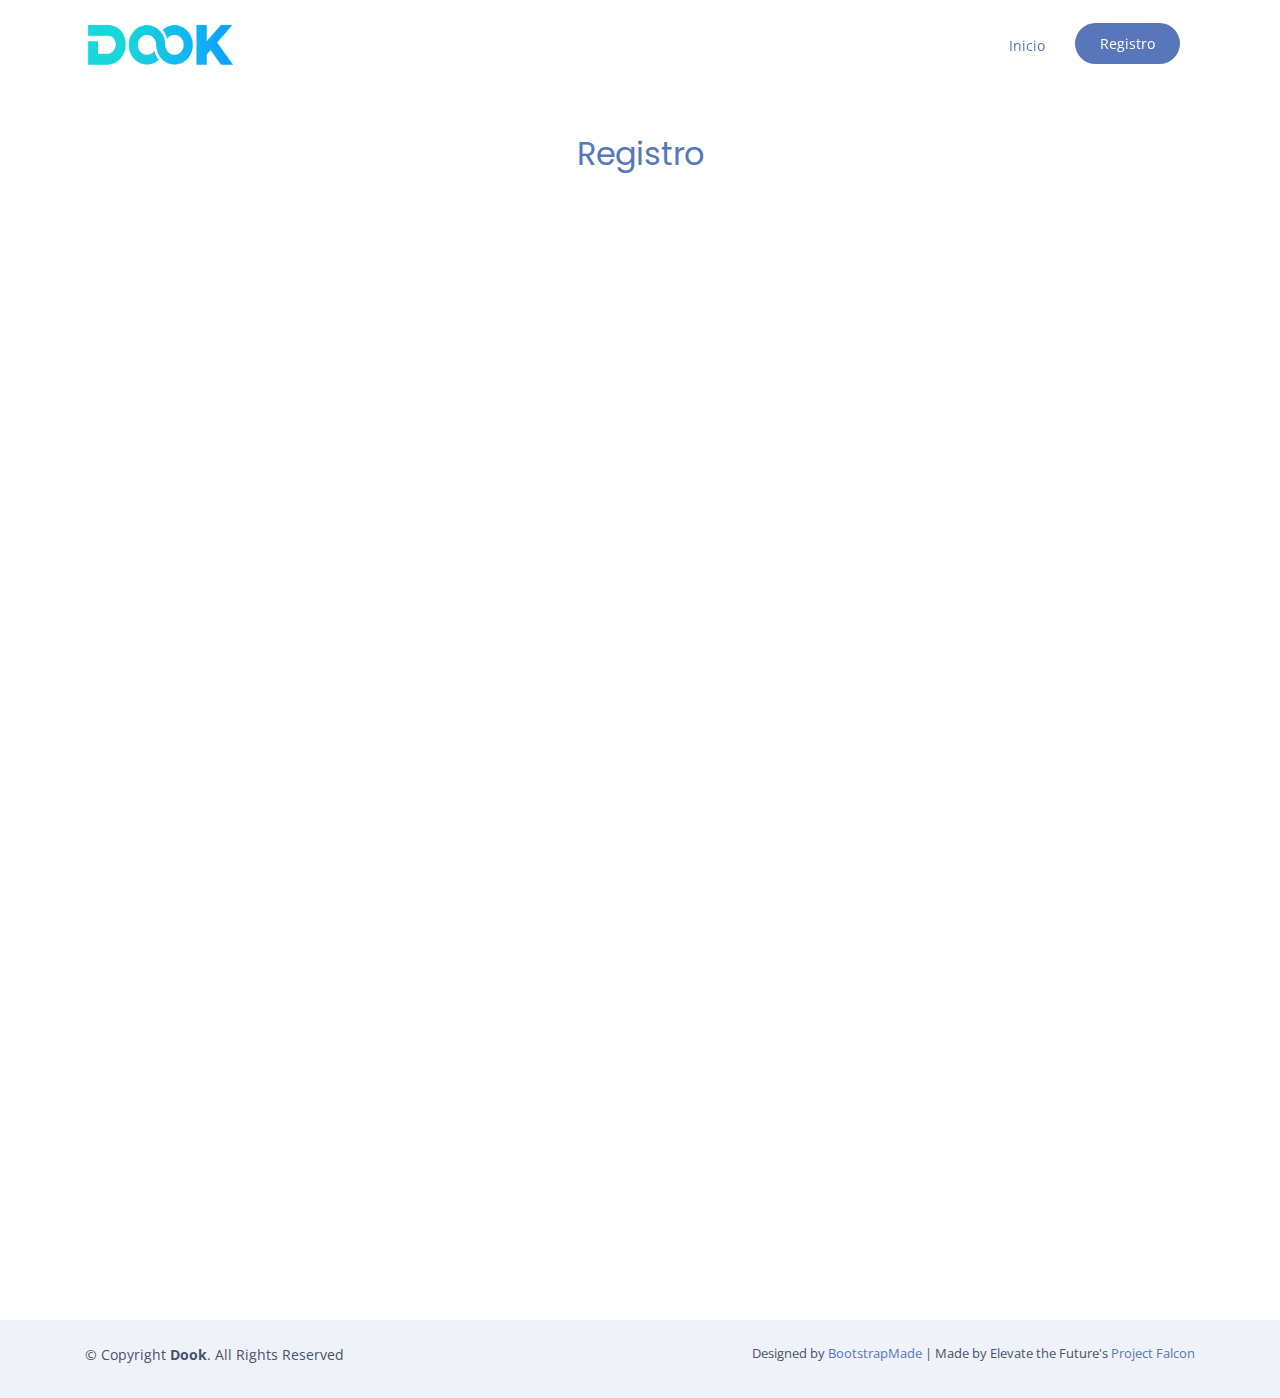
<file: inner-page.html>
<!DOCTYPE html>
<html lang="en">

<head>
  <meta charset="utf-8">
  <meta content="width=device-width, initial-scale=1.0" name="viewport">

  <title>Inner Page - Appland Bootstrap Template</title>
  <meta content="" name="descriptison">
  <meta content="" name="keywords">

  <!-- Favicons -->
  <link href="img/Dook_inifnito_Negro.png" rel="icon">
  <link href="img/dook.png" rel="apple-touch-icon">

  <!-- Google Fonts -->
  <link href="https://fonts.googleapis.com/css?family=Open+Sans:300,300i,400,400i,600,600i,700,700i|Raleway:300,300i,400,400i,500,500i,600,600i,700,700i|Poppins:300,300i,400,400i,500,500i,600,600i,700,700i" rel="stylesheet">

  <!-- Vendor CSS Files -->
  <link href="vendor/bootstrap/css/bootstrap.min.css" rel="stylesheet">
  <link href="vendor/icofont/icofont.min.css" rel="stylesheet">
  <link href="vendor/boxicons/css/boxicons.min.css" rel="stylesheet">
  <link href="vendor/owl.carousel/assets/owl.carousel.min.css" rel="stylesheet">
  <link href="vendor/venobox/venobox.css" rel="stylesheet">
  <link href="vendor/aos/aos.css" rel="stylesheet">

  <!-- Template Main CSS File -->
  <link href="css/style.css" rel="stylesheet">

  <!-- =======================================================
  * Template Name: Appland - v2.2.0
  * Template URL: https://bootstrapmade.com/free-bootstrap-app-landing-page-template/
  * Author: BootstrapMade.com
  * License: https://bootstrapmade.com/license/
  ======================================================== -->
</head>

<body>

  <!-- ======= Header ======= -->
  <header id="header" class="fixed-top  header-transparent ">
    <div class="container d-flex align-items-center">

      <div class="logo mr-auto">
        <img src="img/dook.png" style="height: 60px; width: 150px;"></img>
        <!-- Uncomment below if you prefer to use an image logo -->
        <!-- <a href="index.html"><img src="assets/img/logo.png" alt="" class="img-fluid"></a>-->
      </div>

      <nav class="nav-menu d-none d-lg-block">
        <ul>
          <li class="active"><a href="index.html">Inicio</a></li>
<!--           <li><a href="#testimonials">¿Cómo funciona?</a></li>
          <li><a href="#details">Detalles</a></li>
          <li><a href="#features">¿Por qué Dook?</a></li>
          <li><a href="#gallery">Contacto</a></li> -->

          <li class="get-started"><a href="inner-page.html">Registro</a></li>
        </ul>
      </nav><!-- .nav-menu -->

    </div>
  </header><!-- End Header -->

  <main id="main">

    <!-- ======= Breadcrumbs Section ======= -->
    <section id="pricing" class="pricing">
      <div class="container">

        <div class="section-title">
          <h2>Registro</h2>
          <!-- <p>Placeholder</p> -->
        </div>
<center>
<iframe src="https://docs.google.com/forms/d/e/1FAIpQLSd3cfXKTCFrdIMjVBjlyZ1r6YSbBida8WJrXVsiakazg4mEyw/viewform?embedded=true" width="640" height="1031" frameborder="0" marginheight="0" marginwidth="0">Cargando…</iframe>

</center>
      </div>
    </section>

  </main><!-- End #main -->

  <!-- ======= Footer ======= -->
  <footer id="footer">

<!--     <div class="footer-newsletter" data-aos="fade-up">
      <div class="container">
        <div class="row justify-content-center">
          <div class="col-lg-6">
            <h4>Inscríbete para ser un alpha tester</h4>
            <p>Tamen quem nulla quae legam multos aute sint culpa legam noster magna</p>
            <form action="" method="post">
              <! <input type="email" name="email"><input type="submit" value="Subscribe"> -->
<!--               <a href="inner-page.html">Registro</a></li>
            </form>
          </div>
        </div>
      </div>
    </div> -->


    <div class="container py-4">
      <div class="copyright">
        &copy; Copyright <strong><span>Dook</span></strong>. All Rights Reserved
      </div>
      <div class="credits">
        <!-- All the links in the footer should remain intact. -->
        <!-- You can delete the links only if you purchased the pro version. -->
        <!-- Licensing information: https://bootstrapmade.com/license/ -->
        <!-- Purchase the pro version with working PHP/AJAX contact form: https://bootstrapmade.com/free-bootstrap-app-landing-page-template/ -->
        Designed by <a href="https://bootstrapmade.com/">BootstrapMade</a> | Made by Elevate the Future's <a target="_blank" href="https://falcon.elevatethefuture.org/">Project Falcon</a>
      </div>
    </div>
  </footer><!-- End Footer -->

  <a href="#" class="back-to-top"><i class="icofont-simple-up"></i></a>

  <!-- Vendor JS Files -->
  <script src="vendor/jquery/jquery.min.js"></script>
  <script src="vendor/bootstrap/js/bootstrap.bundle.min.js"></script>
  <script src="vendor/jquery.easing/jquery.easing.min.js"></script>
  <script src="vendor/php-email-form/validate.js"></script>
  <script src="vendor/owl.carousel/owl.carousel.min.js"></script>
  <script src="vendor/venobox/venobox.min.js"></script>
  <script src="vendor/aos/aos.js"></script>

  <!-- Template Main JS File -->
  <script src="js/main.js"></script>

</body>

</html>
</file>
<file: vendor/venobox/venobox.css>
/* ------ venobox.css --------*/
.vbox-overlay *, .vbox-overlay *:before, .vbox-overlay *:after{
    -webkit-backface-visibility: hidden;
    -webkit-box-sizing:border-box;
    -moz-box-sizing:border-box;
    box-sizing:border-box;
}
.vbox-overlay * { 
    -webkit-backface-visibility: visible;
    backface-visibility: visible;
}
.vbox-overlay{
    display: -webkit-flex;
    display: flex;
    -webkit-flex-direction: column;
    flex-direction: column;
    -webkit-justify-content: center;
    justify-content: center;
    -webkit-align-items: center;
    align-items: center;
    position: fixed;
    left: 0;
    top: 0;
    bottom: 0;
    right: 0;
    z-index: 999999;
}

/* ----- navigation ----- */
.vbox-title{
    width: 100%;
    height: 40px;
    float: left;
    text-align: center;
    line-height: 28px;
    font-size: 12px;
    padding: 6px 50px;
    overflow: hidden;
    position: fixed;
    display: none;
    left: 0;
    z-index: 89;
}
.vbox-close{
    cursor: pointer;
    position: fixed;
    top: -1px;
    right: 0;
    width: 50px;
    height: 40px;
    padding: 6px;
    display: block;
    background-position:10px center;
    overflow: hidden;
    font-size: 24px;
    line-height: 1;
    text-align: center;
    z-index: 99;
}
.vbox-left{
    cursor: pointer;
    position: fixed;
    left: 0;
    height: 40px;
    overflow: hidden;
    line-height: 28px;
    font-size: 12px;
    z-index: 99;
    display: flex;
    align-items:center;
}
.vbox-num{
    display: inline-block;
    margin: 6px 0 6px 15px;
}
/* ----- Social share ----- */
.vbox-share{
    line-height: 28px;
    font-size: 12px;
    overflow: hidden;
    position: fixed;
    left: 0;
    z-index: 98;
    display: flex;
    align-items:center;
    justify-content: center;
    width: 100%;
    text-align: center;
}
.vbox-share svg{
    max-height: 28px;
    width: 28px;
    z-index: 10;
    margin-left: 12px;
    margin-top: 6px;
    margin-bottom: 6px;
    vertical-align: middle;
}


/* ----- navigation ARROWS ----- */
.vbox-next, .vbox-prev{
    position: fixed;
    top: 50%;
    margin-top: -15px;
    overflow: hidden;
    cursor: pointer;
    display: block;
    width: 45px;
    height: 45px;
    z-index: 99;
}
.vbox-next span, .vbox-prev span{
    position: relative;
    width: 20px;
    height: 20px;
    border: 2px solid transparent;
    border-top-color: #B6B6B6;
    border-right-color: #B6B6B6;
    text-indent: -100px;
    position: absolute;
    top: 8px;
    display: block;
}
.vbox-prev{
    left: 15px;
}
.vbox-next{
    right: 15px;
}
.vbox-prev span{
    left: 10px;
    -ms-transform: rotate(-135deg);
    -webkit-transform: rotate(-135deg);
    transform: rotate(-135deg);
}
.vbox-next span{
    -ms-transform: rotate(45deg);
    -webkit-transform: rotate(45deg);
    transform: rotate(45deg);
    right: 10px;
}
/* ------- inline window ------ */
.vbox-inline{
    width: 420px;
    height: 315px;
    height: 70vh;
    padding: 10px;
    background: #fff;
    margin: 0 auto;
    overflow: auto;
    text-align: left;
}
/* ------- Video & iFrames window ------ */
.venoframe{
    max-width: 100%;
    width: 100%;
    border: none;
    width: 100%;
    height: 260px;
    height: 70vh;
}
.venoframe.vbvid{
    height: 260px;
}
@media (min-width: 768px) {
    .venoframe, .vbox-inline{
        width: 90%;
        height: 360px;
        height: 70vh;
    }
    .venoframe.vbvid{
        width: 640px;
        height: 360px;
    }
}
@media (min-width: 992px) {
    .venoframe, .vbox-inline{
        max-width: 1200px;
        width: 80%;
        height: 540px;
        height: 70vh;
    }
    .venoframe.vbvid{
        width: 960px;
        height: 540px;
    }
}
/* 
Please do NOT edit this part! 
or at least read this note: http://i.imgur.com/7C0ws9e.gif
*/
.vbox-open{
    overflow: hidden;
}
.vbox-container{
    position: absolute;
    left: 0;
    right: 0;
    top: 0;
    bottom: 0;
    overflow-x: hidden;
    overflow-y: scroll;
    overflow-scrolling: touch;
    -webkit-overflow-scrolling: touch;
    z-index: 20;
    max-height: 100%;

}

.vbox-content{
    text-align: center;
    float: left;
    width: 100%;
    position: relative;
    overflow: hidden;
    padding: 20px 4%;
}
.vbox-container img{
    max-width: 100%;
    height: auto;
}
.vbox-figlio{
    box-shadow: 0 0 12px rgba(0,0,0,0.19), 0 6px 6px rgba(0,0,0,0.23);
    max-width: 100%;
    text-align: initial;
}
img.vbox-figlio{
    -webkit-user-select: none;
-khtml-user-select: none;
-moz-user-select: none;
-o-user-select: none;
user-select: none;
}
.vbox-content.swipe-left{
    margin-left: -200px !important;
}
.vbox-content.swipe-right{
    margin-left: 200px !important;
}
.vbox-animated{
    webkit-transition: margin 300ms ease-out;
    transition: margin 300ms ease-out;
}

/* ---------- preloader ----------
 * SPINKIT 
 * http://tobiasahlin.com/spinkit/
-------------------------------- */
.sk-double-bounce,.sk-rotating-plane{width:40px;height:40px;margin:40px auto}.sk-rotating-plane{background-color:#333;-webkit-animation:sk-rotatePlane 1.2s infinite ease-in-out;animation:sk-rotatePlane 1.2s infinite ease-in-out}@-webkit-keyframes sk-rotatePlane{0%{-webkit-transform:perspective(120px) rotateX(0) rotateY(0);transform:perspective(120px) rotateX(0) rotateY(0)}50%{-webkit-transform:perspective(120px) rotateX(-180.1deg) rotateY(0);transform:perspective(120px) rotateX(-180.1deg) rotateY(0)}100%{-webkit-transform:perspective(120px) rotateX(-180deg) rotateY(-179.9deg);transform:perspective(120px) rotateX(-180deg) rotateY(-179.9deg)}}@keyframes sk-rotatePlane{0%{-webkit-transform:perspective(120px) rotateX(0) rotateY(0);transform:perspective(120px) rotateX(0) rotateY(0)}50%{-webkit-transform:perspective(120px) rotateX(-180.1deg) rotateY(0);transform:perspective(120px) rotateX(-180.1deg) rotateY(0)}100%{-webkit-transform:perspective(120px) rotateX(-180deg) rotateY(-179.9deg);transform:perspective(120px) rotateX(-180deg) rotateY(-179.9deg)}}.sk-double-bounce{position:relative}.sk-double-bounce .sk-child{width:100%;height:100%;border-radius:50%;background-color:#333;opacity:.6;position:absolute;top:0;left:0;-webkit-animation:sk-doubleBounce 2s infinite ease-in-out;animation:sk-doubleBounce 2s infinite ease-in-out}.sk-chasing-dots .sk-child,.sk-spinner-pulse,.sk-three-bounce .sk-child{background-color:#333;border-radius:100%}.sk-double-bounce .sk-double-bounce2{-webkit-animation-delay:-1s;animation-delay:-1s}@-webkit-keyframes sk-doubleBounce{0%,100%{-webkit-transform:scale(0);transform:scale(0)}50%{-webkit-transform:scale(1);transform:scale(1)}}@keyframes sk-doubleBounce{0%,100%{-webkit-transform:scale(0);transform:scale(0)}50%{-webkit-transform:scale(1);transform:scale(1)}}.sk-wave{margin:40px auto;width:50px;height:40px;text-align:center;font-size:10px}.sk-wave .sk-rect{background-color:#333;height:100%;width:6px;display:inline-block;-webkit-animation:sk-waveStretchDelay 1.2s infinite ease-in-out;animation:sk-waveStretchDelay 1.2s infinite ease-in-out}.sk-wave .sk-rect1{-webkit-animation-delay:-1.2s;animation-delay:-1.2s}.sk-wave .sk-rect2{-webkit-animation-delay:-1.1s;animation-delay:-1.1s}.sk-wave .sk-rect3{-webkit-animation-delay:-1s;animation-delay:-1s}.sk-wave .sk-rect4{-webkit-animation-delay:-.9s;animation-delay:-.9s}.sk-wave .sk-rect5{-webkit-animation-delay:-.8s;animation-delay:-.8s}@-webkit-keyframes sk-waveStretchDelay{0%,100%,40%{-webkit-transform:scaleY(.4);transform:scaleY(.4)}20%{-webkit-transform:scaleY(1);transform:scaleY(1)}}@keyframes sk-waveStretchDelay{0%,100%,40%{-webkit-transform:scaleY(.4);transform:scaleY(.4)}20%{-webkit-transform:scaleY(1);transform:scaleY(1)}}.sk-wandering-cubes{margin:40px auto;width:40px;height:40px;position:relative}.sk-wandering-cubes .sk-cube{background-color:#333;width:10px;height:10px;position:absolute;top:0;left:0;-webkit-animation:sk-wanderingCube 1.8s ease-in-out -1.8s infinite both;animation:sk-wanderingCube 1.8s ease-in-out -1.8s infinite both}.sk-chasing-dots,.sk-spinner-pulse{width:40px;height:40px;margin:40px auto}.sk-wandering-cubes .sk-cube2{-webkit-animation-delay:-.9s;animation-delay:-.9s}@-webkit-keyframes sk-wanderingCube{0%{-webkit-transform:rotate(0);transform:rotate(0)}25%{-webkit-transform:translateX(30px) rotate(-90deg) scale(.5);transform:translateX(30px) rotate(-90deg) scale(.5)}50%{-webkit-transform:translateX(30px) translateY(30px) rotate(-179deg);transform:translateX(30px) translateY(30px) rotate(-179deg)}50.1%{-webkit-transform:translateX(30px) translateY(30px) rotate(-180deg);transform:translateX(30px) translateY(30px) rotate(-180deg)}75%{-webkit-transform:translateX(0) translateY(30px) rotate(-270deg) scale(.5);transform:translateX(0) translateY(30px) rotate(-270deg) scale(.5)}100%{-webkit-transform:rotate(-360deg);transform:rotate(-360deg)}}@keyframes sk-wanderingCube{0%{-webkit-transform:rotate(0);transform:rotate(0)}25%{-webkit-transform:translateX(30px) rotate(-90deg) scale(.5);transform:translateX(30px) rotate(-90deg) scale(.5)}50%{-webkit-transform:translateX(30px) translateY(30px) rotate(-179deg);transform:translateX(30px) translateY(30px) rotate(-179deg)}50.1%{-webkit-transform:translateX(30px) translateY(30px) rotate(-180deg);transform:translateX(30px) translateY(30px) rotate(-180deg)}75%{-webkit-transform:translateX(0) translateY(30px) rotate(-270deg) scale(.5);transform:translateX(0) translateY(30px) rotate(-270deg) scale(.5)}100%{-webkit-transform:rotate(-360deg);transform:rotate(-360deg)}}.sk-spinner-pulse{-webkit-animation:sk-pulseScaleOut 1s infinite ease-in-out;animation:sk-pulseScaleOut 1s infinite ease-in-out}@-webkit-keyframes sk-pulseScaleOut{0%{-webkit-transform:scale(0);transform:scale(0)}100%{-webkit-transform:scale(1);transform:scale(1);opacity:0}}@keyframes sk-pulseScaleOut{0%{-webkit-transform:scale(0);transform:scale(0)}100%{-webkit-transform:scale(1);transform:scale(1);opacity:0}}.sk-chasing-dots{position:relative;text-align:center;-webkit-animation:sk-chasingDotsRotate 2s infinite linear;animation:sk-chasingDotsRotate 2s infinite linear}.sk-chasing-dots .sk-child{width:60%;height:60%;display:inline-block;position:absolute;top:0;-webkit-animation:sk-chasingDotsBounce 2s infinite ease-in-out;animation:sk-chasingDotsBounce 2s infinite ease-in-out}.sk-chasing-dots .sk-dot2{top:auto;bottom:0;-webkit-animation-delay:-1s;animation-delay:-1s}@-webkit-keyframes sk-chasingDotsRotate{100%{-webkit-transform:rotate(360deg);transform:rotate(360deg)}}@keyframes sk-chasingDotsRotate{100%{-webkit-transform:rotate(360deg);transform:rotate(360deg)}}@-webkit-keyframes sk-chasingDotsBounce{0%,100%{-webkit-transform:scale(0);transform:scale(0)}50%{-webkit-transform:scale(1);transform:scale(1)}}@keyframes sk-chasingDotsBounce{0%,100%{-webkit-transform:scale(0);transform:scale(0)}50%{-webkit-transform:scale(1);transform:scale(1)}}.sk-three-bounce{margin:40px auto;width:80px;text-align:center}.sk-three-bounce .sk-child{width:20px;height:20px;display:inline-block;-webkit-animation:sk-three-bounce 1.4s ease-in-out 0s infinite both;animation:sk-three-bounce 1.4s ease-in-out 0s infinite both}.sk-circle .sk-child:before,.sk-fading-circle .sk-circle:before{display:block;border-radius:100%;content:'';background-color:#333}.sk-three-bounce .sk-bounce1{-webkit-animation-delay:-.32s;animation-delay:-.32s}.sk-three-bounce .sk-bounce2{-webkit-animation-delay:-.16s;animation-delay:-.16s}@-webkit-keyframes sk-three-bounce{0%,100%,80%{-webkit-transform:scale(0);transform:scale(0)}40%{-webkit-transform:scale(1);transform:scale(1)}}@keyframes sk-three-bounce{0%,100%,80%{-webkit-transform:scale(0);transform:scale(0)}40%{-webkit-transform:scale(1);transform:scale(1)}}.sk-circle{margin:40px auto;width:40px;height:40px;position:relative}.sk-circle .sk-child{width:100%;height:100%;position:absolute;left:0;top:0}.sk-circle .sk-child:before{margin:0 auto;width:15%;height:15%;-webkit-animation:sk-circleBounceDelay 1.2s infinite ease-in-out both;animation:sk-circleBounceDelay 1.2s infinite ease-in-out both}.sk-circle .sk-circle2{-webkit-transform:rotate(30deg);-ms-transform:rotate(30deg);transform:rotate(30deg)}.sk-circle .sk-circle3{-webkit-transform:rotate(60deg);-ms-transform:rotate(60deg);transform:rotate(60deg)}.sk-circle .sk-circle4{-webkit-transform:rotate(90deg);-ms-transform:rotate(90deg);transform:rotate(90deg)}.sk-circle .sk-circle5{-webkit-transform:rotate(120deg);-ms-transform:rotate(120deg);transform:rotate(120deg)}.sk-circle .sk-circle6{-webkit-transform:rotate(150deg);-ms-transform:rotate(150deg);transform:rotate(150deg)}.sk-circle .sk-circle7{-webkit-transform:rotate(180deg);-ms-transform:rotate(180deg);transform:rotate(180deg)}.sk-circle .sk-circle8{-webkit-transform:rotate(210deg);-ms-transform:rotate(210deg);transform:rotate(210deg)}.sk-circle .sk-circle9{-webkit-transform:rotate(240deg);-ms-transform:rotate(240deg);transform:rotate(240deg)}.sk-circle .sk-circle10{-webkit-transform:rotate(270deg);-ms-transform:rotate(270deg);transform:rotate(270deg)}.sk-circle .sk-circle11{-webkit-transform:rotate(300deg);-ms-transform:rotate(300deg);transform:rotate(300deg)}.sk-circle .sk-circle12{-webkit-transform:rotate(330deg);-ms-transform:rotate(330deg);transform:rotate(330deg)}.sk-circle .sk-circle2:before{-webkit-animation-delay:-1.1s;animation-delay:-1.1s}.sk-circle .sk-circle3:before{-webkit-animation-delay:-1s;animation-delay:-1s}.sk-circle .sk-circle4:before{-webkit-animation-delay:-.9s;animation-delay:-.9s}.sk-circle .sk-circle5:before{-webkit-animation-delay:-.8s;animation-delay:-.8s}.sk-circle .sk-circle6:before{-webkit-animation-delay:-.7s;animation-delay:-.7s}.sk-circle .sk-circle7:before{-webkit-animation-delay:-.6s;animation-delay:-.6s}.sk-circle .sk-circle8:before{-webkit-animation-delay:-.5s;animation-delay:-.5s}.sk-circle .sk-circle9:before{-webkit-animation-delay:-.4s;animation-delay:-.4s}.sk-circle .sk-circle10:before{-webkit-animation-delay:-.3s;animation-delay:-.3s}.sk-circle .sk-circle11:before{-webkit-animation-delay:-.2s;animation-delay:-.2s}.sk-circle .sk-circle12:before{-webkit-animation-delay:-.1s;animation-delay:-.1s}@-webkit-keyframes sk-circleBounceDelay{0%,100%,80%{-webkit-transform:scale(0);transform:scale(0)}40%{-webkit-transform:scale(1);transform:scale(1)}}@keyframes sk-circleBounceDelay{0%,100%,80%{-webkit-transform:scale(0);transform:scale(0)}40%{-webkit-transform:scale(1);transform:scale(1)}}.sk-cube-grid{width:40px;height:40px;margin:40px auto}.sk-cube-grid .sk-cube{width:33.33%;height:33.33%;background-color:#333;float:left;-webkit-animation:sk-cubeGridScaleDelay 1.3s infinite ease-in-out;animation:sk-cubeGridScaleDelay 1.3s infinite ease-in-out}.sk-cube-grid .sk-cube1{-webkit-animation-delay:.2s;animation-delay:.2s}.sk-cube-grid .sk-cube2{-webkit-animation-delay:.3s;animation-delay:.3s}.sk-cube-grid .sk-cube3{-webkit-animation-delay:.4s;animation-delay:.4s}.sk-cube-grid .sk-cube4{-webkit-animation-delay:.1s;animation-delay:.1s}.sk-cube-grid .sk-cube5{-webkit-animation-delay:.2s;animation-delay:.2s}.sk-cube-grid .sk-cube6{-webkit-animation-delay:.3s;animation-delay:.3s}.sk-cube-grid .sk-cube7{-webkit-animation-delay:0ms;animation-delay:0ms}.sk-cube-grid .sk-cube8{-webkit-animation-delay:.1s;animation-delay:.1s}.sk-cube-grid .sk-cube9{-webkit-animation-delay:.2s;animation-delay:.2s}@-webkit-keyframes sk-cubeGridScaleDelay{0%,100%,70%{-webkit-transform:scale3D(1,1,1);transform:scale3D(1,1,1)}35%{-webkit-transform:scale3D(0,0,1);transform:scale3D(0,0,1)}}@keyframes sk-cubeGridScaleDelay{0%,100%,70%{-webkit-transform:scale3D(1,1,1);transform:scale3D(1,1,1)}35%{-webkit-transform:scale3D(0,0,1);transform:scale3D(0,0,1)}}.sk-fading-circle{margin:40px auto;width:40px;height:40px;position:relative}.sk-fading-circle .sk-circle{width:100%;height:100%;position:absolute;left:0;top:0}.sk-fading-circle .sk-circle:before{margin:0 auto;width:15%;height:15%;-webkit-animation:sk-circleFadeDelay 1.2s infinite ease-in-out both;animation:sk-circleFadeDelay 1.2s infinite ease-in-out both}.sk-fading-circle .sk-circle2{-webkit-transform:rotate(30deg);-ms-transform:rotate(30deg);transform:rotate(30deg)}.sk-fading-circle .sk-circle3{-webkit-transform:rotate(60deg);-ms-transform:rotate(60deg);transform:rotate(60deg)}.sk-fading-circle .sk-circle4{-webkit-transform:rotate(90deg);-ms-transform:rotate(90deg);transform:rotate(90deg)}.sk-fading-circle .sk-circle5{-webkit-transform:rotate(120deg);-ms-transform:rotate(120deg);transform:rotate(120deg)}.sk-fading-circle .sk-circle6{-webkit-transform:rotate(150deg);-ms-transform:rotate(150deg);transform:rotate(150deg)}.sk-fading-circle .sk-circle7{-webkit-transform:rotate(180deg);-ms-transform:rotate(180deg);transform:rotate(180deg)}.sk-fading-circle .sk-circle8{-webkit-transform:rotate(210deg);-ms-transform:rotate(210deg);transform:rotate(210deg)}.sk-fading-circle .sk-circle9{-webkit-transform:rotate(240deg);-ms-transform:rotate(240deg);transform:rotate(240deg)}.sk-fading-circle .sk-circle10{-webkit-transform:rotate(270deg);-ms-transform:rotate(270deg);transform:rotate(270deg)}.sk-fading-circle .sk-circle11{-webkit-transform:rotate(300deg);-ms-transform:rotate(300deg);transform:rotate(300deg)}.sk-fading-circle .sk-circle12{-webkit-transform:rotate(330deg);-ms-transform:rotate(330deg);transform:rotate(330deg)}.sk-fading-circle .sk-circle2:before{-webkit-animation-delay:-1.1s;animation-delay:-1.1s}.sk-fading-circle .sk-circle3:before{-webkit-animation-delay:-1s;animation-delay:-1s}.sk-fading-circle .sk-circle4:before{-webkit-animation-delay:-.9s;animation-delay:-.9s}.sk-fading-circle .sk-circle5:before{-webkit-animation-delay:-.8s;animation-delay:-.8s}.sk-fading-circle .sk-circle6:before{-webkit-animation-delay:-.7s;animation-delay:-.7s}.sk-fading-circle .sk-circle7:before{-webkit-animation-delay:-.6s;animation-delay:-.6s}.sk-fading-circle .sk-circle8:before{-webkit-animation-delay:-.5s;animation-delay:-.5s}.sk-fading-circle .sk-circle9:before{-webkit-animation-delay:-.4s;animation-delay:-.4s}.sk-fading-circle .sk-circle10:before{-webkit-animation-delay:-.3s;animation-delay:-.3s}.sk-fading-circle .sk-circle11:before{-webkit-animation-delay:-.2s;animation-delay:-.2s}.sk-fading-circle .sk-circle12:before{-webkit-animation-delay:-.1s;animation-delay:-.1s}@-webkit-keyframes sk-circleFadeDelay{0%,100%,39%{opacity:0}40%{opacity:1}}@keyframes sk-circleFadeDelay{0%,100%,39%{opacity:0}40%{opacity:1}}.sk-folding-cube{margin:40px auto;width:40px;height:40px;position:relative;-webkit-transform:rotateZ(45deg);transform:rotateZ(45deg)}.sk-folding-cube .sk-cube{float:left;width:50%;height:50%;position:relative;-webkit-transform:scale(1.1);-ms-transform:scale(1.1);transform:scale(1.1)}.sk-folding-cube .sk-cube:before{content:'';position:absolute;top:0;left:0;width:100%;height:100%;background-color:#333;-webkit-animation:sk-foldCubeAngle 2.4s infinite linear both;animation:sk-foldCubeAngle 2.4s infinite linear both;-webkit-transform-origin:100% 100%;-ms-transform-origin:100% 100%;transform-origin:100% 100%}.sk-folding-cube .sk-cube2{-webkit-transform:scale(1.1) rotateZ(90deg);transform:scale(1.1) rotateZ(90deg)}.sk-folding-cube .sk-cube3{-webkit-transform:scale(1.1) rotateZ(180deg);transform:scale(1.1) rotateZ(180deg)}.sk-folding-cube .sk-cube4{-webkit-transform:scale(1.1) rotateZ(270deg);transform:scale(1.1) rotateZ(270deg)}.sk-folding-cube .sk-cube2:before{-webkit-animation-delay:.3s;animation-delay:.3s}.sk-folding-cube .sk-cube3:before{-webkit-animation-delay:.6s;animation-delay:.6s}.sk-folding-cube .sk-cube4:before{-webkit-animation-delay:.9s;animation-delay:.9s}@-webkit-keyframes sk-foldCubeAngle{0%,10%{-webkit-transform:perspective(140px) rotateX(-180deg);transform:perspective(140px) rotateX(-180deg);opacity:0}25%,75%{-webkit-transform:perspective(140px) rotateX(0);transform:perspective(140px) rotateX(0);opacity:1}100%,90%{-webkit-transform:perspective(140px) rotateY(180deg);transform:perspective(140px) rotateY(180deg);opacity:0}}@keyframes sk-foldCubeAngle{0%,10%{-webkit-transform:perspective(140px) rotateX(-180deg);transform:perspective(140px) rotateX(-180deg);opacity:0}25%,75%{-webkit-transform:perspective(140px) rotateX(0);transform:perspective(140px) rotateX(0);opacity:1}100%,90%{-webkit-transform:perspective(140px) rotateY(180deg);transform:perspective(140px) rotateY(180deg);opacity:0}}
</file>
<file: css/style.css>
/**
* Template Name: Appland - v2.2.0
* Template URL: https://bootstrapmade.com/free-bootstrap-app-landing-page-template/
* Author: BootstrapMade.com
* License: https://bootstrapmade.com/license/
*/

/*--------------------------------------------------------------
# General
--------------------------------------------------------------*/
body {
  font-family: "Open Sans", sans-serif;
  color: #585a61;
}

a {
  color: #5777ba;
}

a:hover {
  color: #7b94c9;
  text-decoration: none;
}

h1, h2, h3, h4, h5, h6 {
  font-family: "Raleway", sans-serif;
}

/*--------------------------------------------------------------
# Back to top button
--------------------------------------------------------------*/
.back-to-top {
  position: fixed;
  display: none;
  width: 40px;
  height: 40px;
  border-radius: 50px;
  right: 15px;
  bottom: 15px;
  background: #5777ba;
  color: #fff;
  transition: display 0.5s ease-in-out;
  z-index: 99999;
}

.back-to-top i {
  font-size: 24px;
  position: absolute;
  top: 7px;
  left: 8px;
}

.back-to-top:hover {
  color: #fff;
  background: #748ec6;
  transition: background 0.2s ease-in-out;
}

#main {
  margin-top: 75px;
}

/*--------------------------------------------------------------
# Header
--------------------------------------------------------------*/
#header {
  transition: all 0.5s;
  z-index: 997;
  transition: all 0.5s;
  padding: 15px 0;
  background: rgba(255, 255, 255, 0.95);
}

#header.header-transparent {
  background: transparent;
}

#header.header-scrolled {
  background: rgba(255, 255, 255, 0.95);
  box-shadow: 0px 2px 15px rgba(0, 0, 0, 0.1);
}

#header .logo h1 {
  font-size: 30px;
  margin: 0;
  padding: 6px 0;
  line-height: 1;
  font-weight: 400;
  letter-spacing: 2px;
}

#header .logo h1 a, #header .logo h1 a:hover {
  color: #5777ba;
  text-decoration: none;
}

#header .logo img {
  padding: 6px 0;
  margin: 0;
}

/*--------------------------------------------------------------
# Navigation Menu
--------------------------------------------------------------*/
/* Desktop Navigation */
.nav-menu, .nav-menu * {
  margin: 0;
  padding: 0;
  list-style: none;
}

.nav-menu > ul > li {
  position: relative;
  white-space: nowrap;
  float: left;
}

.nav-menu a {
  display: block;
  position: relative;
  color: #47536e;
  padding: 12px 15px;
  transition: 0.3s;
  font-size: 14px;
  font-family: "Open Sans", sans-serif;
}

.nav-menu a:hover, .nav-menu .active > a, .nav-menu li:hover > a {
  color: #5777ba;
  text-decoration: none;
}

.nav-menu .get-started a {
  background: #5777ba;
  color: #fff;
  border-radius: 50px;
  margin: 0 15px;
  padding: 10px 25px;
}

.nav-menu .get-started a:hover {
  background: #748ec6;
  color: #fff;
}

.nav-menu .drop-down ul {
  display: block;
  position: absolute;
  left: 0;
  top: calc(100% - 30px);
  z-index: 99;
  opacity: 0;
  visibility: hidden;
  padding: 10px 0;
  background: #fff;
  box-shadow: 0px 0px 30px rgba(127, 137, 161, 0.25);
  transition: ease all 0.3s;
}

.nav-menu .drop-down:hover > ul {
  opacity: 1;
  top: 100%;
  visibility: visible;
}

.nav-menu .drop-down li {
  min-width: 180px;
  position: relative;
}

.nav-menu .drop-down ul a {
  padding: 10px 20px;
  font-size: 14px;
  font-weight: 500;
  text-transform: none;
  color: #233355;
}

.nav-menu .drop-down ul a:hover, .nav-menu .drop-down ul .active > a, .nav-menu .drop-down ul li:hover > a {
  color: #5777ba;
}

.nav-menu .drop-down > a:after {
  content: "\ea99";
  font-family: IcoFont;
  padding-left: 5px;
}

.nav-menu .drop-down .drop-down ul {
  top: 0;
  left: calc(100% - 30px);
}

.nav-menu .drop-down .drop-down:hover > ul {
  opacity: 1;
  top: 0;
  left: 100%;
}

.nav-menu .drop-down .drop-down > a {
  padding-right: 35px;
}

.nav-menu .drop-down .drop-down > a:after {
  content: "\eaa0";
  font-family: IcoFont;
  position: absolute;
  right: 15px;
}

@media (max-width: 1366px) {
  .nav-menu .drop-down .drop-down ul {
    left: -90%;
  }
  .nav-menu .drop-down .drop-down:hover > ul {
    left: -100%;
  }
  .nav-menu .drop-down .drop-down > a:after {
    content: "\ea9d";
  }
}

/* Mobile Navigation */
.mobile-nav-toggle {
  position: fixed;
  right: 15px;
  top: 22px;
  z-index: 9998;
  border: 0;
  background: none;
  font-size: 24px;
  transition: all 0.4s;
  outline: none !important;
  line-height: 1;
  cursor: pointer;
  text-align: right;
}

.mobile-nav-toggle i {
  color: #5777ba;
}

.mobile-nav {
  position: fixed;
  top: 55px;
  right: 15px;
  bottom: 15px;
  left: 15px;
  z-index: 9999;
  overflow-y: auto;
  background: #fff;
  transition: ease-in-out 0.2s;
  opacity: 0;
  visibility: hidden;
  border-radius: 10px;
  padding: 10px 0;
}

.mobile-nav * {
  margin: 0;
  padding: 0;
  list-style: none;
}

.mobile-nav a {
  display: block;
  position: relative;
  color: #47536e;
  padding: 10px 20px;
  font-weight: 500;
  outline: none;
}

.mobile-nav a:hover, .mobile-nav .active > a, .mobile-nav li:hover > a {
  color: #5777ba;
  text-decoration: none;
}

.mobile-nav .drop-down > a:after {
  content: "\ea99";
  font-family: IcoFont;
  padding-left: 10px;
  position: absolute;
  right: 15px;
}

.mobile-nav .active.drop-down > a:after {
  content: "\eaa1";
}

.mobile-nav .drop-down > a {
  padding-right: 35px;
}

.mobile-nav .drop-down ul {
  display: none;
  overflow: hidden;
}

.mobile-nav .drop-down li {
  padding-left: 20px;
}

.mobile-nav-overly {
  width: 100%;
  height: 100%;
  z-index: 9997;
  top: 0;
  left: 0;
  position: fixed;
  background: rgba(35, 51, 85, 0.7);
  overflow: hidden;
  display: none;
  transition: ease-in-out 0.2s;
}

.mobile-nav-active {
  overflow: hidden;
}

.mobile-nav-active .mobile-nav {
  opacity: 1;
  visibility: visible;
}

.mobile-nav-active .mobile-nav-toggle i {
  color: #fff;
}

/*--------------------------------------------------------------
# Hero Section
--------------------------------------------------------------*/
#hero {
  width: 100%;
  position: relative;
  overflow: hidden;
  padding: 140px 0 100px 0;
  margin-bottom: -75px;
}

#hero::before {
  content: '';
  position: absolute;
  right: -100%;
  top: 20%;
  width: 250%;
  height: 200%;
  z-index: -1;
  background-color: #e8ecf5;
  transform: skewY(135deg);
}

#hero h1 {
  margin: 0 0 10px 0;
  font-size: 48px;
  font-weight: 500;
  line-height: 56px;
  color: #5777ba;
  font-family: "Poppins", sans-serif;
}

#hero h2 {
  color: #515f7d;
  margin-bottom: 50px;
  font-size: 20px;
}

#hero .download-btn {
  font-family: "Raleway", sans-serif;
  font-weight: 500;
  font-size: 15px;
  display: inline-block;
  padding: 8px 24px 10px 46px;
  border-radius: 3px;
  transition: 0.5s;
  color: #fff;
  background: #47536e;
  position: relative;
}

#hero .download-btn:hover {
  background: #5777ba;
}

#hero .download-btn i {
  font-size: 20px;
  position: absolute;
  left: 18px;
  top: 8.5px;
}

#hero .download-btn + .download-btn {
  margin-left: 20px;
}

@media (max-width: 991px) {
  #hero {
    text-align: center;
  }
  #hero .download-btn + .download-btn {
    margin: 0 10px;
  }
  #hero .hero-img {
    text-align: center;
  }
  #hero .hero-img img {
    width: 60%;
  }
}

@media (max-width: 768px) {
  #hero h1 {
    font-size: 28px;
    line-height: 36px;
  }
  #hero h2 {
    font-size: 18px;
    line-height: 24px;
    margin-bottom: 30px;
  }
  #hero .hero-img img {
    width: 70%;
  }
}

@media (max-width: 575px) {
  #hero .hero-img img {
    width: 80%;
  }
}

/*--------------------------------------------------------------
# Sections General
--------------------------------------------------------------*/
section {
  padding: 60px 0;
  overflow: hidden;
}

.section-bg {
  background-color: #f2f5fa;
}

.section-title {
  text-align: center;
  padding-bottom: 30px;
}

.section-title h2 {
  font-size: 32px;
  font-weight: 400;
  margin-bottom: 20px;
  padding-bottom: 0;
  color: #5777ba;
  font-family: "Poppins", sans-serif;
}

.section-title p {
  margin-bottom: 0;
}

/*--------------------------------------------------------------
# Breadcrumbs
--------------------------------------------------------------*/
.breadcrumbs {
  padding: 15px 0;
  background-color: #f6f8fb;
  min-height: 40px;
}

.breadcrumbs h2 {
  font-size: 24px;
  font-weight: 300;
}

.breadcrumbs ol {
  display: flex;
  flex-wrap: wrap;
  list-style: none;
  padding: 0;
  margin: 0;
  font-size: 14px;
}

.breadcrumbs ol li + li {
  padding-left: 10px;
}

.breadcrumbs ol li + li::before {
  display: inline-block;
  padding-right: 10px;
  color: #6c757d;
  content: "/";
}

@media (max-width: 768px) {
  .breadcrumbs .d-flex {
    display: block !important;
  }
  .breadcrumbs ol {
    display: block;
  }
  .breadcrumbs ol li {
    display: inline-block;
  }
}

/*--------------------------------------------------------------
# App Features
--------------------------------------------------------------*/
.features .content {
  padding: 30px 0;
}

.features .content .icon-box {
  margin-top: 25px;
}

.features .content .icon-box h4 {
  font-size: 20px;
  font-weight: 700;
  margin: 5px 0 10px 60px;
}

.features .content .icon-box i {
  font-size: 48px;
  float: left;
  color: #5777ba;
}

.features .content .icon-box p {
  font-size: 15px;
  color: #979aa1;
  margin-left: 60px;
}

@media (max-width: 991px) {
  .features .image {
    text-align: center;
  }
  .features .image img {
    max-width: 80%;
  }
}

@media (max-width: 667px) {
  .features .image img {
    max-width: 100%;
  }
}

/*--------------------------------------------------------------
# Details
--------------------------------------------------------------*/
.details .content + .content {
  margin-top: 100px;
}

.details .content h3 {
  font-weight: 700;
  font-size: 32px;
  color: #47536e;
}

.details .content ul {
  list-style: none;
  padding: 0;
}

.details .content ul li {
  padding-bottom: 10px;
}

.details .content ul i {
  font-size: 20px;
  padding-right: 4px;
  color: #5777ba;
}

.details .content p:last-child {
  margin-bottom: 0;
}

/*--------------------------------------------------------------
# Gallery
--------------------------------------------------------------*/
.gallery {
  overflow: hidden;
}

.gallery .owl-nav, .gallery .owl-dots {
  margin-top: 40px;
  text-align: center;
}

.gallery .owl-item {
  transition: 0.3s ease-in-out;
}

.gallery .owl-dot {
  display: inline-block;
  margin: 0 5px;
  width: 12px;
  height: 12px;
  border-radius: 50%;
  background-color: #eff2f8 !important;
}

.gallery .owl-dot.active {
  background-color: #5777ba !important;
}

.gallery .gallery-carousel {
  padding-top: 30px;
}

.gallery .gallery-carousel .owl-stage-outer {
  overflow: visible;
}

@media (min-width: 992px) {
  .gallery .gallery-carousel .center {
    border: 6px solid #5777ba;
    padding: 4px;
    background: #fff;
    z-index: 1;
    transform: scale(1.2);
    margin-top: 10px;
    border-radius: 25px;
  }
}

/*--------------------------------------------------------------
# Testimonials
--------------------------------------------------------------*/
.testimonials .testimonial-wrap {
  padding-left: 50px;
}

.testimonials .testimonial-item {
  box-sizing: content-box;
  padding: 30px 30px 30px 60px;
  margin: 30px 15px;
  min-height: 200px;
  box-shadow: 0px 2px 12px rgba(0, 0, 0, 0.08);
  position: relative;
  background: #fff;
}

.testimonials .testimonial-item .testimonial-img {
  width: 90px;
  border-radius: 10px;
  border: 6px solid #fff;
  position: absolute;
  left: -45px;
}

.testimonials .testimonial-item h3 {
  font-size: 18px;
  font-weight: bold;
  margin: 10px 0 5px 0;
  color: #111;
}

.testimonials .testimonial-item h4 {
  font-size: 14px;
  color: #999;
  margin: 0;
}

.testimonials .testimonial-item .quote-icon-left, .testimonials .testimonial-item .quote-icon-right {
  color: #e8ecf5;
  font-size: 26px;
}

.testimonials .testimonial-item .quote-icon-left {
  display: inline-block;
  left: -5px;
  position: relative;
}

.testimonials .testimonial-item .quote-icon-right {
  display: inline-block;
  right: -5px;
  position: relative;
  top: 10px;
}

.testimonials .testimonial-item p {
  font-style: italic;
  margin: 15px auto 15px auto;
}

.testimonials .owl-nav, .testimonials .owl-dots {
  margin-top: 5px;
  text-align: center;
}

.testimonials .owl-dot {
  display: inline-block;
  margin: 0 5px;
  width: 12px;
  height: 12px;
  border-radius: 50%;
  background-color: #ddd !important;
}

.testimonials .owl-dot.active {
  background-color: #5777ba !important;
}

@media (max-width: 767px) {
  .testimonials .testimonial-wrap {
    padding-left: 0;
  }
  .testimonials .testimonial-item {
    padding: 30px;
    margin: 15px;
  }
  .testimonials .testimonial-item .testimonial-img {
    position: static;
    left: auto;
  }
}

/*--------------------------------------------------------------
# Pricing
--------------------------------------------------------------*/
.pricing .row {
  padding-top: 40px;
}

.pricing .box {
  padding: 40px;
  margin-bottom: 30px;
  box-shadow: 0px 0px 30px rgba(73, 78, 92, 0.15);
  background: #fff;
  text-align: center;
}

.pricing h3 {
  font-weight: 300;
  margin-bottom: 15px;
  font-size: 28px;
}

.pricing h4 {
  font-size: 46px;
  color: #5777ba;
  font-weight: 400;
  font-family: "Open Sans", sans-serif;
  margin-bottom: 25px;
}

.pricing h4 span {
  color: #bababa;
  font-size: 18px;
  display: block;
}

.pricing ul {
  padding: 0;
  list-style: none;
  color: #999;
  text-align: left;
  line-height: 20px;
}

.pricing ul li {
  padding-bottom: 12px;
}

.pricing ul i {
  color: #5777ba;
  font-size: 18px;
  padding-right: 4px;
}

.pricing ul .na {
  color: #ccc;
}

.pricing ul .na i {
  color: #ccc;
}

.pricing ul .na span {
  text-decoration: line-through;
}

.pricing .get-started-btn {
  background: #47536e;
  display: inline-block;
  padding: 6px 30px;
  border-radius: 20px;
  color: #fff;
  transition: none;
  font-size: 14px;
  font-weight: 400;
  font-family: "Raleway", sans-serif;
  transition: 0.3s;
}

.pricing .get-started-btn:hover {
  background: #5777ba;
}

.pricing .featured {
  z-index: 10;
  margin: -30px -5px 0 -5px;
}

.pricing .featured .get-started-btn {
  background: #5777ba;
}

.pricing .featured .get-started-btn:hover {
  background: #748ec6;
}

@media (max-width: 992px) {
  .pricing .box {
    max-width: 60%;
    margin: 0 auto 30px auto;
  }
}

@media (max-width: 767px) {
  .pricing .box {
    max-width: 80%;
    margin: 0 auto 30px auto;
  }
}

@media (max-width: 420px) {
  .pricing .box {
    max-width: 100%;
    margin: 0 auto 30px auto;
  }
}

/*--------------------------------------------------------------
# Frequently Asked Questions
--------------------------------------------------------------*/
.faq .accordion-list {
  padding: 0 100px;
}

.faq .accordion-list ul {
  padding: 0;
  list-style: none;
}

.faq .accordion-list li + li {
  margin-top: 15px;
}

.faq .accordion-list li {
  padding: 20px;
  background: #fff;
  border-radius: 4px;
  position: relative;
}

.faq .accordion-list a {
  display: block;
  position: relative;
  font-family: "Poppins", sans-serif;
  font-size: 16px;
  line-height: 24px;
  font-weight: 500;
  padding: 0 30px;
  outline: none;
}

.faq .accordion-list .icon-help {
  font-size: 24px;
  position: absolute;
  right: 0;
  left: 20px;
  color: #b1c0df;
}

.faq .accordion-list .icon-show, .faq .accordion-list .icon-close {
  font-size: 24px;
  position: absolute;
  right: 0;
  top: 0;
}

.faq .accordion-list p {
  margin-bottom: 0;
  padding: 10px 0 0 0;
}

.faq .accordion-list .icon-show {
  display: none;
}

.faq .accordion-list a.collapsed {
  color: #343a40;
}

.faq .accordion-list a.collapsed:hover {
  color: #5777ba;
}

.faq .accordion-list a.collapsed .icon-show {
  display: inline-block;
}

.faq .accordion-list a.collapsed .icon-close {
  display: none;
}

@media (max-width: 1200px) {
  .faq .accordion-list {
    padding: 0;
  }
}

/*--------------------------------------------------------------
# Contact
--------------------------------------------------------------*/
.contact .info {
  padding: 20px 40px;
  background: #f1f3f6;
  color: #47536e;
  text-align: center;
  border: 1px solid #fff;
}

.contact .info i {
  font-size: 48px;
  color: #9fb2d8;
  margin-bottom: 15px;
}

.contact .info h4 {
  padding: 0;
  margin: 0 0 10px 0;
  font-size: 16px;
  font-weight: 600;
  text-transform: uppercase;
  font-family: "Poppins", sans-serif;
}

.contact .info p {
  font-size: 15px;
}

.contact .php-email-form {
  width: 100%;
}

.contact .php-email-form .validate {
  display: none;
  color: red;
  margin: 0;
  font-weight: 400;
  font-size: 13px;
}

.contact .php-email-form .error-message {
  display: none;
  color: #fff;
  background: #ed3c0d;
  text-align: left;
  padding: 15px;
  font-weight: 600;
}

.contact .php-email-form .error-message br + br {
  margin-top: 25px;
}

.contact .php-email-form .sent-message {
  display: none;
  color: #fff;
  background: #18d26e;
  text-align: center;
  padding: 15px;
  font-weight: 600;
}

.contact .php-email-form .loading {
  display: none;
  background: #fff;
  text-align: center;
  padding: 15px;
}

.contact .php-email-form .loading:before {
  content: "";
  display: inline-block;
  border-radius: 50%;
  width: 24px;
  height: 24px;
  margin: 0 10px -6px 0;
  border: 3px solid #18d26e;
  border-top-color: #eee;
  -webkit-animation: animate-loading 1s linear infinite;
  animation: animate-loading 1s linear infinite;
}

.contact .php-email-form label {
  font-family: "Poppins", sans-serif;
  margin-bottom: 5px;
  color: #8a8c95;
}

.contact .php-email-form input, .contact .php-email-form textarea {
  border-radius: 0;
  box-shadow: none;
  font-size: 14px;
}

.contact .php-email-form input::focus, .contact .php-email-form textarea::focus {
  background-color: #5777ba;
}

.contact .php-email-form input {
  padding: 20px 15px;
}

.contact .php-email-form textarea {
  padding: 12px 15px;
}

.contact .php-email-form button[type="submit"] {
  background: #fff;
  border: 2px solid #5777ba;
  padding: 10px 24px;
  color: #5777ba;
  transition: 0.4s;
  border-radius: 50px;
  margin-top: 5px;
}

.contact .php-email-form button[type="submit"]:hover {
  background: #5777ba;
  color: #fff;
}

@media (max-width: 1024px) {
  .contact .php-email-form {
    padding: 30px 15px 15px 15px;
  }
}

@media (max-width: 768px) {
  .contact .php-email-form {
    padding: 15px 0 0 0;
  }
}

@-webkit-keyframes animate-loading {
  0% {
    transform: rotate(0deg);
  }
  100% {
    transform: rotate(360deg);
  }
}

@keyframes animate-loading {
  0% {
    transform: rotate(0deg);
  }
  100% {
    transform: rotate(360deg);
  }
}

/*--------------------------------------------------------------
# Footer
--------------------------------------------------------------*/
#footer {
  background: #fff;
  padding: 0 0 30px 0;
  color: #47536e;
  font-size: 14px;
  background: #eff2f8;
}

#footer .footer-newsletter {
  padding: 50px 0;
  background: #eff2f8;
  text-align: center;
  font-size: 15px;
}

#footer .footer-newsletter h4 {
  font-size: 24px;
  margin: 0 0 20px 0;
  padding: 0;
  line-height: 1;
  font-weight: 600;
  color: #47536e;
}

#footer .footer-newsletter form {
  margin-top: 30px;
  background: #fff;
  padding: 6px 10px;
  position: relative;
  border-radius: 50px;
  box-shadow: 0px 2px 15px rgba(0, 0, 0, 0.1);
  text-align: left;
}

#footer .footer-newsletter form input[type="email"] {
  border: 0;
  padding: 4px 8px;
  width: calc(100% - 100px);
}

#footer .footer-newsletter form input[type="submit"] {
  position: absolute;
  top: 0;
  right: 0;
  bottom: 0;
  border: 0;
  background: none;
  font-size: 16px;
  padding: 0 20px;
  background: #5777ba;
  color: #fff;
  transition: 0.3s;
  border-radius: 50px;
  box-shadow: 0px 2px 15px rgba(0, 0, 0, 0.1);
}

#footer .footer-newsletter form input[type="submit"]:hover {
  background: #415f9d;
}

#footer .footer-top {
  padding: 60px 0 30px 0;
  background: #fff;
}

#footer .footer-top .footer-contact {
  margin-bottom: 30px;
}

#footer .footer-top .footer-contact h4 {
  font-size: 22px;
  margin: 0 0 30px 0;
  padding: 2px 0 2px 0;
  line-height: 1;
  font-weight: 700;
  color: #47536e;
}

#footer .footer-top .footer-contact p {
  font-size: 14px;
  line-height: 24px;
  margin-bottom: 0;
  font-family: "Raleway", sans-serif;
  color: #8a8c95;
}

#footer .footer-top h4 {
  font-size: 16px;
  font-weight: bold;
  color: #47536e;
  position: relative;
  padding-bottom: 12px;
}

#footer .footer-top .footer-links {
  margin-bottom: 30px;
}

#footer .footer-top .footer-links ul {
  list-style: none;
  padding: 0;
  margin: 0;
}

#footer .footer-top .footer-links ul i {
  padding-right: 2px;
  color: #9fb2d8;
  font-size: 18px;
  line-height: 1;
}

#footer .footer-top .footer-links ul li {
  padding: 10px 0;
  display: flex;
  align-items: center;
}

#footer .footer-top .footer-links ul li:first-child {
  padding-top: 0;
}

#footer .footer-top .footer-links ul a {
  color: #8a8c95;
  transition: 0.3s;
  display: inline-block;
  line-height: 1;
}

#footer .footer-top .footer-links ul a:hover {
  text-decoration: none;
  color: #5777ba;
}

#footer .footer-top .social-links a {
  font-size: 18px;
  display: inline-block;
  background: #5777ba;
  color: #fff;
  line-height: 1;
  padding: 8px 0;
  margin-right: 4px;
  border-radius: 50%;
  text-align: center;
  width: 36px;
  height: 36px;
  transition: 0.3s;
}

#footer .footer-top .social-links a:hover {
  background: #27282c;
  color: #fff;
  text-decoration: none;
}

#footer .copyright {
  text-align: center;
  float: left;
  color: #47536e;
}

#footer .credits {
  float: right;
  text-align: center;
  font-size: 13px;
  color: #47536e;
}

@media (max-width: 768px) {
  #footer .copyright, #footer .credits {
    float: none;
    text-align: center;
    padding: 5px 0;
  }
}
</file>
